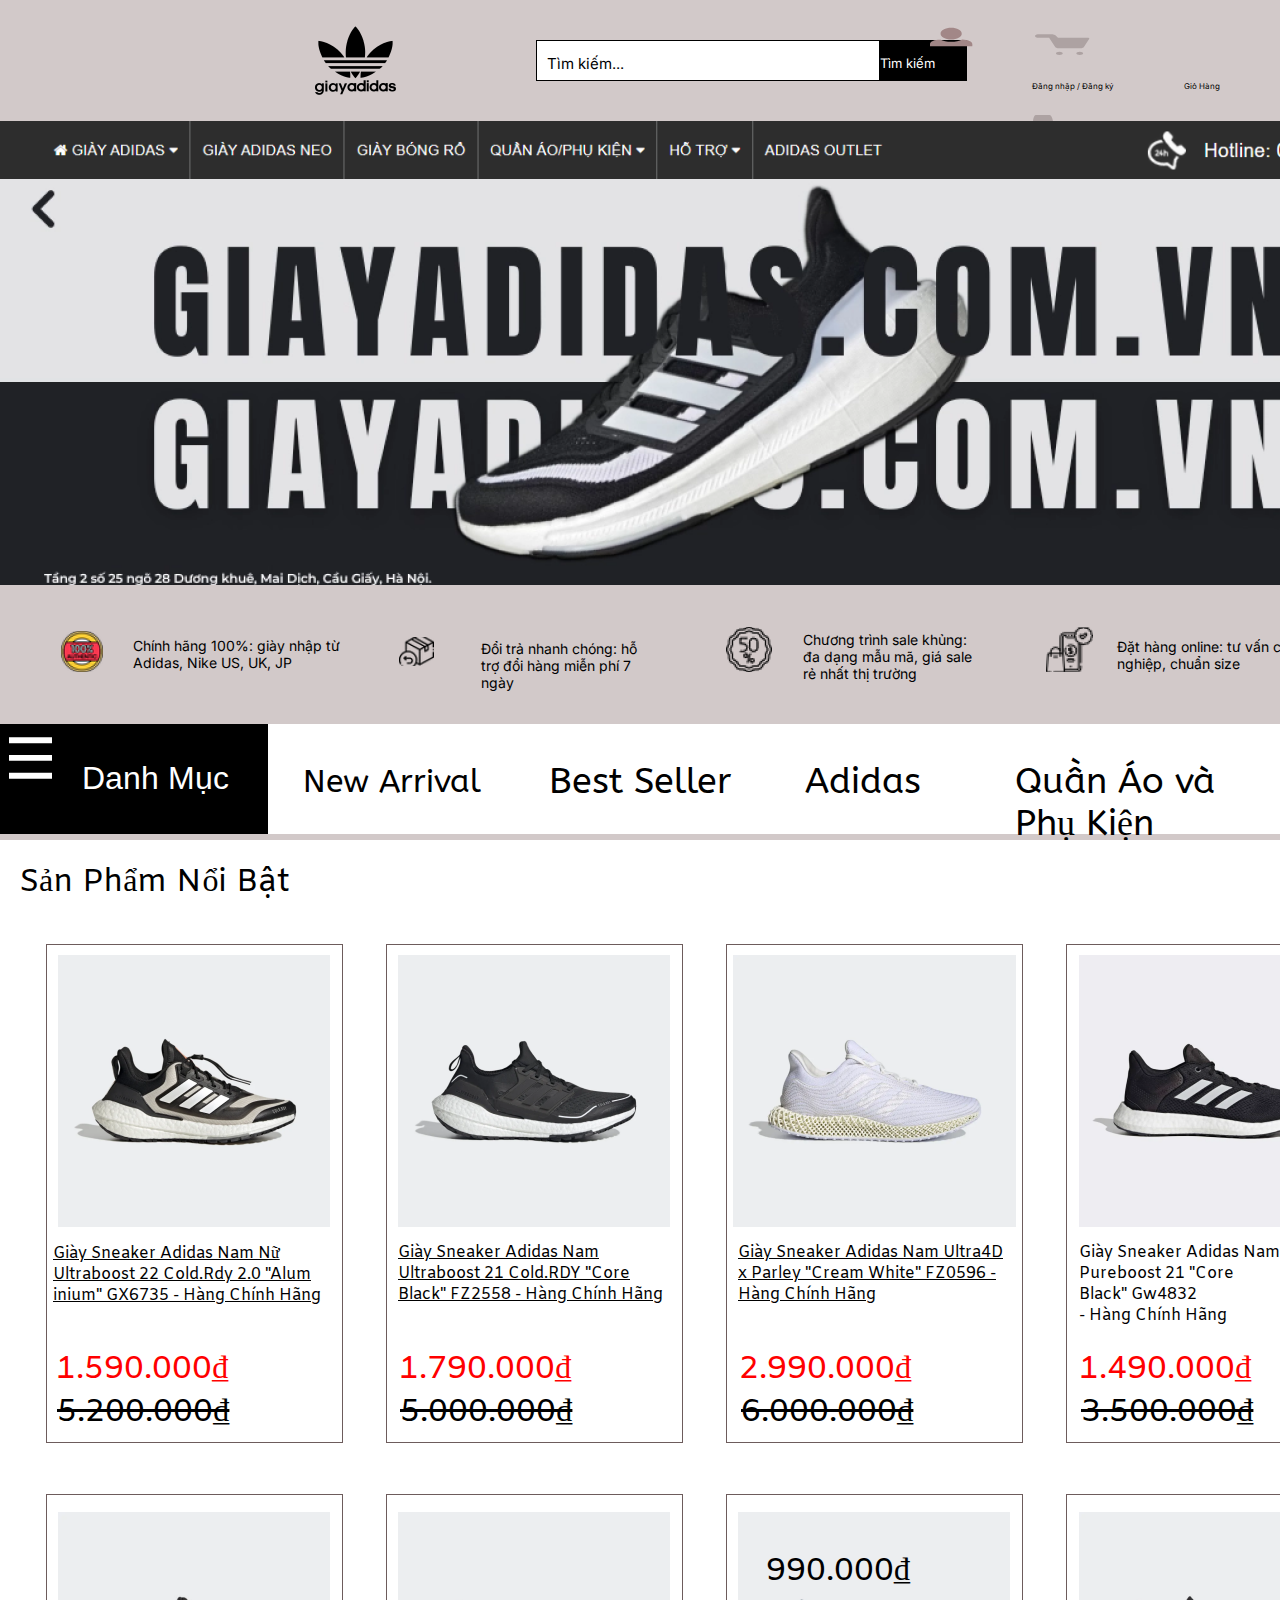
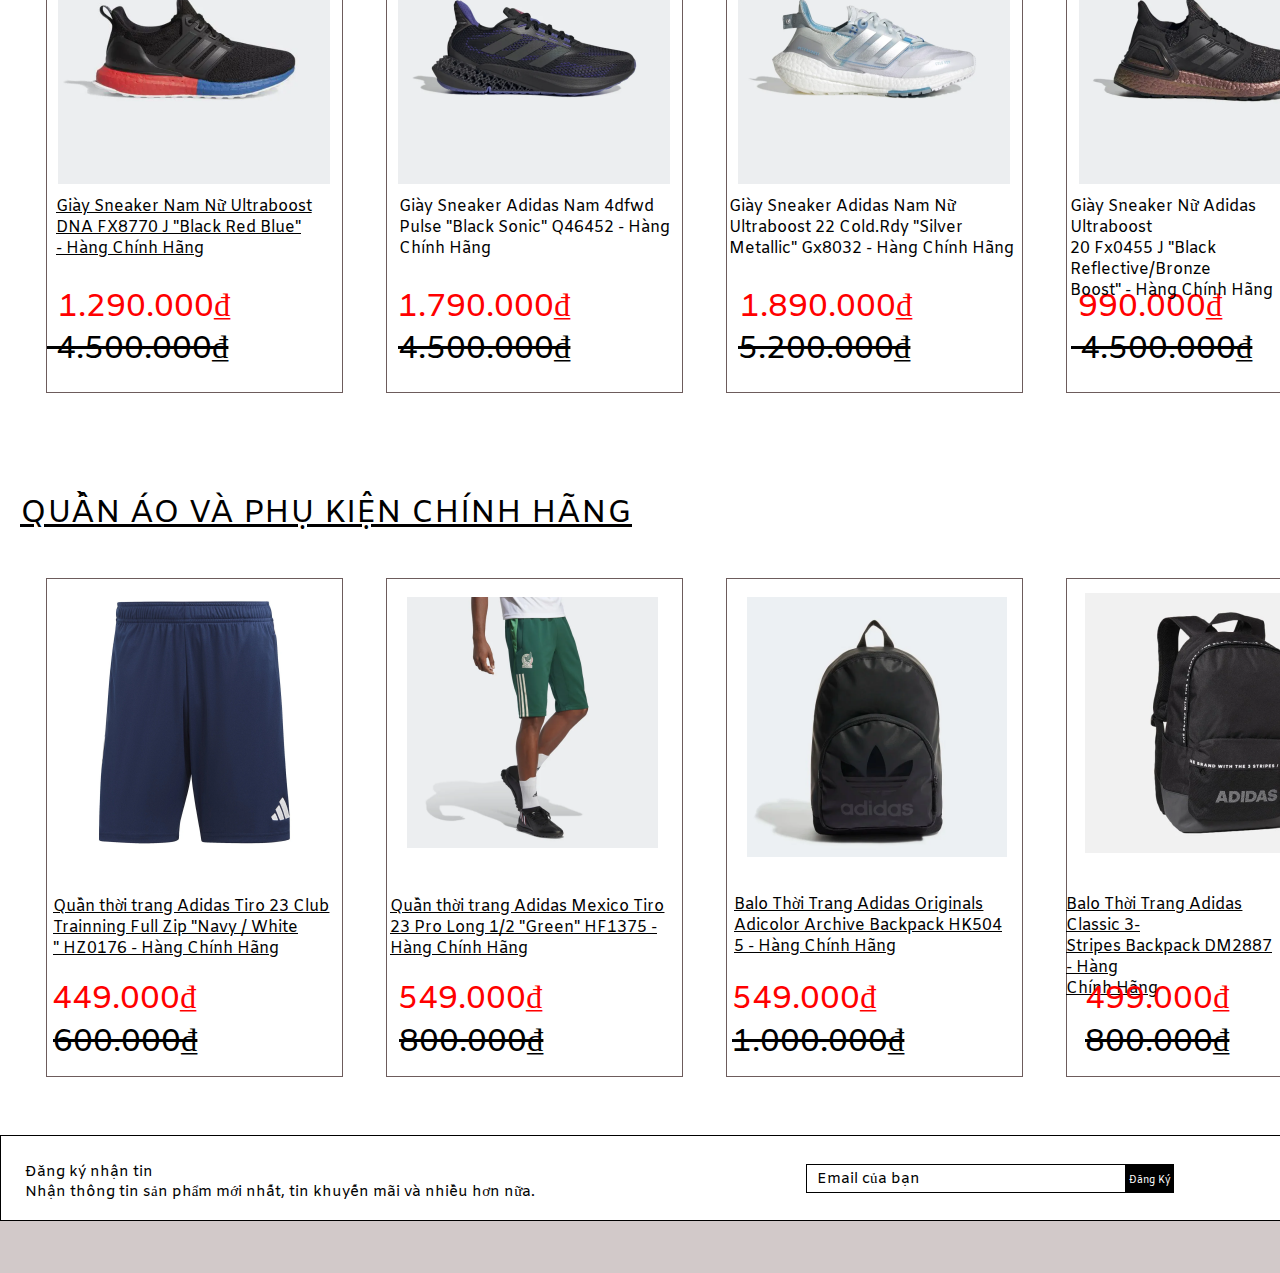
<file: index.html>
<!DOCTYPE html><html><head><meta charset="utf-8"><meta name="viewport" content="initial-scale=1, width=device-width"><link rel="stylesheet" href="desktop-2.9168e1c2.css"><link rel="stylesheet" href="index.967ee8b3.css"><link rel="stylesheet" href="https://fonts.googleapis.com/css2?family=Inter:wght@400;700&display=swap"><link rel="stylesheet" href="https://fonts.googleapis.com/css2?family=Arimo:wght@400&display=swap"><link rel="stylesheet" href="https://fonts.googleapis.com/css2?family=ABeeZee:wght@400&display=swap"><link rel="stylesheet" href="https://fonts.googleapis.com/css2?family=Amiko:wght@400&display=swap"><link rel="stylesheet" href="https://fonts.googleapis.com/css2?family=Bakbak One:wght@400&display=swap"><link rel="stylesheet" href="https://fonts.googleapis.com/css2?family=Roboto:wght@400&display=swap"></head><body> <div class="desktop-1"> <img class="logo-1-icon" alt src="logo-1@2x.95c67056.png"> <div class="desktop-1-child"></div> <div class="desktop-1-item"></div> <div class="tm-kim">Tìm kiếm</div> <div class="tm-kim1"> <p class="giy-sneaker-adidas">Tìm kiếm...</p> </div> <img class="icon-person" alt src="-icon-person.3bb37721.svg"> <div class="ng-nhp">Đăng nhập / Đăng ký</div> <img class="icon-cart" alt src="-icon-cart.fcdb7feb.svg"> <div class="gi-hng" id="giHngText">Giỏ Hàng</div> <img class="image-1-icon" alt src="image-1@2x.0f14ad31.png"> <img class="image-2-icon" alt src="image-2@2x.47111060.png"> <img class="privacy-1-image-1-icon" alt src="privacy-1-image-1@2x.b0660b87.png"> <img class="privacy-2-image-1-icon" alt src="privacy-2-image-1@2x.af535d7f.png"> <img class="privacy-3-image-1-icon" alt src="privacy-3-image-1@2x.b55c96f4.png"> <img class="privacy-4-image-1-icon" alt src="privacy-4-image-1@2x.066514c4.png"> <div class="chnh-hng-100"> Chính hãng 100%: giày nhập từ Adidas, Nike US, UK, JP </div> <div class="i-tr-nhanh"> Đổi trả nhanh chóng: hỗ trợ đổi hàng miễn phí 7 ngày </div> <div class="chng-trnh-sale"> Chương trình sale khủng: đa dạng mẫu mã, giá sale rẻ nhất thị trường </div> <div class="t-hng-online"> Đặt hàng online: tư vấn chuyên nghiệp, chuẩn size </div> <div class="desktop-1-inner"></div> <div class="rectangle-div"></div> <div class="danh-mc">Danh Mục</div> <div class="qun-o-v">Quần Áo và Phụ Kiện</div> <div class="adidas" id="adidasText">Adidas</div> <div class="best-seller">Best Seller</div> <div class="new-arrival">New Arrival</div> <img class="vector-icon" alt src="vector.1c5b33a9.svg"> <div class="desktop-1-child1"></div> <div class="sn-phm-ni">Sản Phẩm Nổi Bật</div> <div class="desktop-1-child2"></div> <div class="desktop-1-child2"></div> <div class="desktop-1-child4"></div> <div class="desktop-1-child5"></div> <div class="desktop-1-child6"></div> <div class="desktop-1-child7"></div> <div class="desktop-1-child8"></div> <div class="desktop-1-child9"></div> <div class="desktop-1-child10"></div> <img class="image-3-icon" alt src="image-3@2x.cca20c18.png"> <img class="image-4-icon" alt src="image-4@2x.0ef349ee.png"> <img class="image-5-icon" alt src="image-5@2x.b9d5a28e.png"> <img class="image-6-icon" alt src="image-6@2x.ab7b1f87.png"> <img class="image-7-icon" alt src="image-7@2x.320dafae.png"> <img class="image-8-icon" alt src="image-8@2x.9fe3f87d.png"> <img class="image-9-icon" alt src="image-9@2x.597c517b.png"> <img class="image-10-icon" alt src="image-10@2x.2c7a83d1.png"> <div class="giy-sneaker-adidas-container"> <p class="giy-sneaker-adidas">Giày Sneaker Adidas Nam Nữ</p> <p class="giy-sneaker-adidas">Ultraboost 22 Cold.Rdy "Silver</p> <p class="giy-sneaker-adidas">Metallic" Gx8032 - Hàng Chính Hãng</p> </div> <div class="giy-sneaker-adidas-container1"> <p class="giy-sneaker-adidas">Giày Sneaker Adidas Nam 4dfwd</p> <p class="giy-sneaker-adidas">Pulse "Black Sonic" Q46452 - Hàng</p> <p class="giy-sneaker-adidas">Chính Hãng</p> </div> <a class="giy-sneaker-nam-container" href="https://giayadidas.com.vn/fx8770" target="_blank"> <p class="giy-sneaker-adidas">Giày Sneaker Nam Nữ Ultraboost</p> <p class="giy-sneaker-adidas">DNA FX8770 J "Black Red Blue"</p> <p class="giy-sneaker-adidas">- Hàng Chính Hãng</p> </a> <div class="giy-sneaker-adidas-container2"> <p class="giy-sneaker-adidas">Giày Sneaker Adidas Nam</p> <p class="giy-sneaker-adidas">Pureboost 21 "Core Black" Gw4832</p> <p class="giy-sneaker-adidas">- Hàng Chính Hãng</p> </div> <a class="giy-sneaker-adidas-container3" href="https://giayadidas.com.vn/fz0596" target="_blank"> <p class="giy-sneaker-adidas">Giày Sneaker Adidas Nam Ultra4D</p> <p class="giy-sneaker-adidas">x Parley "Cream White" FZ0596 -</p> <p class="giy-sneaker-adidas">Hàng Chính Hãng</p> </a> <a class="giy-sneaker-adidas-container4" href="https://giayadidas.com.vn/fz2558" target="_blank"> <p class="giy-sneaker-adidas">Giày Sneaker Adidas Nam</p> <p class="giy-sneaker-adidas">Ultraboost 21 Cold.RDY "Core</p> <p class="giy-sneaker-adidas">Black" FZ2558 - Hàng Chính Hãng</p> </a> <div class="div">1.590.000₫</div> <div class="div1">990.000₫</div> <div class="div2">1.890.000₫</div> <div class="div3">1.790.000₫</div> <div class="div4">1.290.000₫</div> <div class="div5">1.490.000₫</div> <div class="div6">2.990.000₫</div> <div class="div7">1.790.000₫</div> <div class="giy-sneaker-n-container"> <p class="giy-sneaker-adidas">Giày Sneaker Nữ Adidas Ultraboost</p> <p class="giy-sneaker-adidas">20 Fx0455 J "Black Reflective/Bronze</p> <p class="giy-sneaker-adidas">Boost" - Hàng Chính Hãng</p> </div> <a class="giy-sneaker-adidas-container5" href="https://giayadidas.com.vn/gx6735" target="_blank"> <p class="giy-sneaker-adidas">Giày Sneaker Adidas Nam Nữ</p> <p class="giy-sneaker-adidas">Ultraboost 22 Cold.Rdy 2.0 "Alum</p> <p class="giy-sneaker-adidas">inium" GX6735 - Hàng Chính Hãng</p> </a> <div class="div8">5.200.000₫</div> <div class="div9"> 4.500.000₫</div> <div class="div10">5.200.000₫</div> <div class="div11">4.500.000₫</div> <div class="div12"> 4.500.000₫</div> <div class="div13">3.500.000₫</div> <div class="div14">6.000.000₫</div> <div class="div15">5.000.000₫</div> <div class="line-div"></div> <div class="desktop-1-child11"></div> <a class="qun-o-v1" href="https://giayadidas.com.vn/quan-ao-va-phu-kien" target="_blank">QUẦN ÁO VÀ PHỤ KIỆN CHÍNH HÃNG</a> <div class="div16">990.000₫</div> <div class="desktop-1-child12"></div> <div class="desktop-1-child12"></div> <div class="desktop-1-child14"></div> <div class="desktop-1-child15"></div> <div class="desktop-1-child16"></div> <img class="image-11-icon" alt src="image-11@2x.b73e9695.png"> <img class="image-14-icon" alt src="image-14@2x.4e07c8a0.png"> <a class="qun-thi-trang-container" href="https://giayadidas.com.vn/hz0176" target="_blank"> <p class="giy-sneaker-adidas">Quần thời trang Adidas Tiro 23 Club</p> <p class="giy-sneaker-adidas">Trainning Full Zip "Navy / White</p> <p class="giy-sneaker-adidas">" HZ0176 - Hàng Chính Hãng</p> </a> <a class="qun-thi-trang-container1" href="https://giayadidas.com.vn/hf1375" target="_blank"> <p class="giy-sneaker-adidas">Quần thời trang Adidas Mexico Tiro</p> <p class="giy-sneaker-adidas">23 Pro Long 1/2 "Green" HF1375 -</p> <p class="giy-sneaker-adidas">Hàng Chính Hãng</p> </a> <a class="balo-thi-trang-container" href="https://giayadidas.com.vn/hk5045" target="_blank"> <p class="giy-sneaker-adidas">Balo Thời Trang Adidas Originals</p> <p class="giy-sneaker-adidas">Adicolor Archive Backpack HK504</p> <p class="giy-sneaker-adidas">5 - Hàng Chính Hãng</p> </a> <a class="balo-thi-trang-container1" href="https://giayadidas.com.vn/dm2887" target="_blank"> <p class="giy-sneaker-adidas">Balo Thời Trang Adidas Classic 3-</p> <p class="giy-sneaker-adidas">Stripes Backpack DM2887 - Hàng</p> <p class="giy-sneaker-adidas">Chính Hãng</p> </a> <img class="image-12-icon" alt src="image-12@2x.fdb28cf2.png"> <img class="image-13-icon" alt src="image-13@2x.915c0d64.png"> <div class="div17">449.000₫</div> <div class="div18">549.000₫</div> <div class="div19">549.000₫</div> <div class="div20">499.000₫</div> <div class="div21">600.000₫</div> <div class="div22">800.000₫</div> <div class="div23">1.000.000₫</div> <div class="div24">800.000₫</div> <div class="desktop-1-child17"></div> <div class="desktop-1-child18"></div> <div class="desktop-1-child19"></div> <div class="email-ca-bn">Email của bạn</div> <div class="ng-k">Đăng Ký</div> <div class="ng-k-nhn-container"> <p class="giy-sneaker-adidas">Đăng ký nhận tin</p> <p class="giy-sneaker-adidas"> Nhận thông tin sản phẩm mới nhất, tin khuyến mãi và nhiều hơn nữa. </p> </div> <img class="icon-cart1" alt src="-icon-cart1.c7dfdf48.svg"> <img class="icon-person1" alt src="-icon-person1.637206ab.svg"> </div> <script>var e=document.getElementById("giHngText");e&&e.addEventListener("click",function(e){window.location.href="./desktop-4.html"});var t=document.getElementById("adidasText");t&&t.addEventListener("click",function(e){window.location.href="./desktop-5.html"});</script> </body></html>
</file>
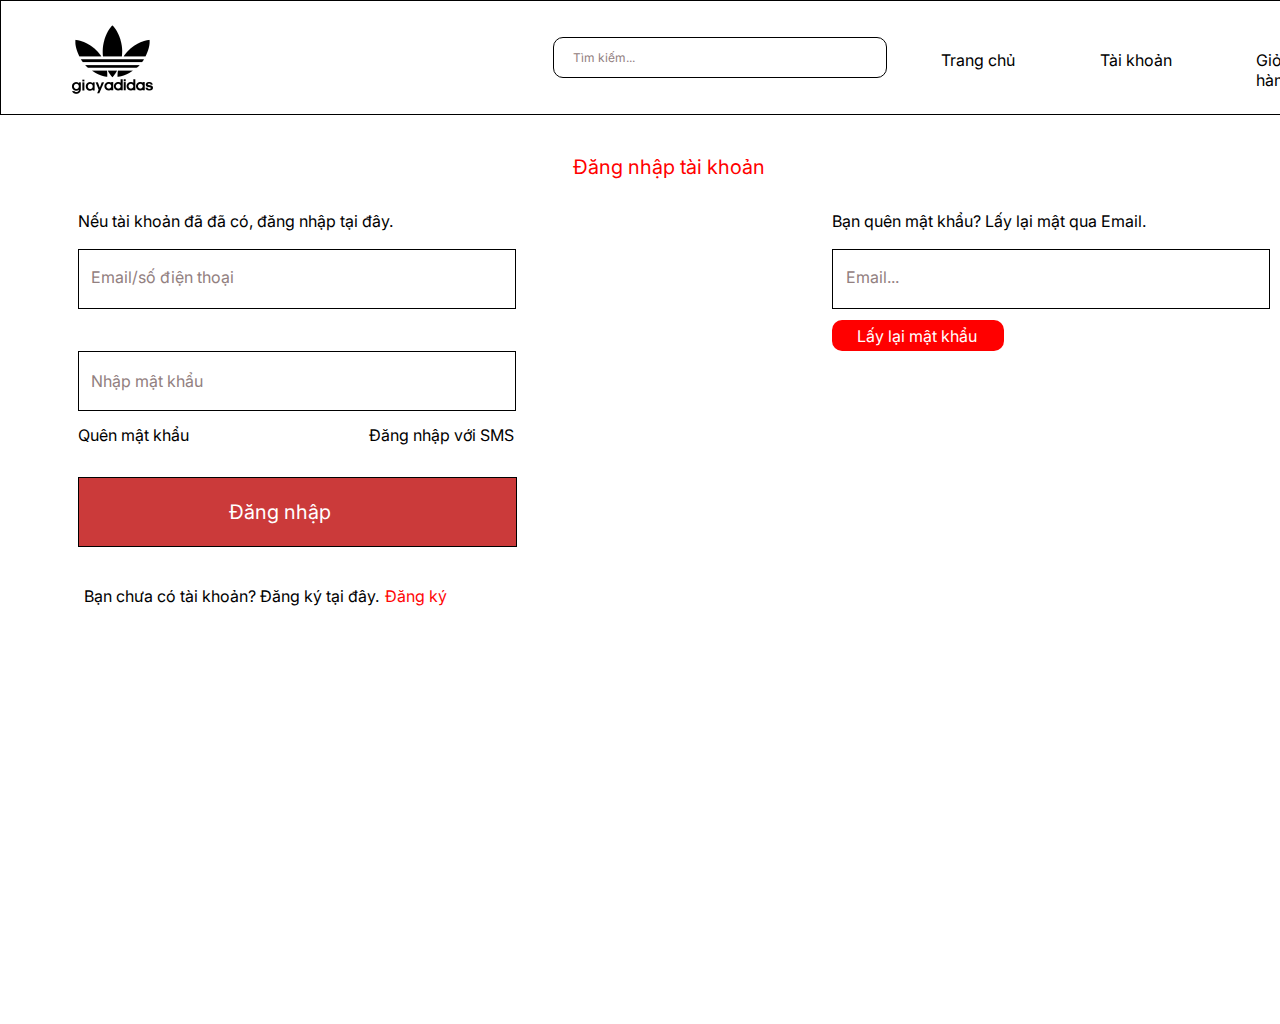
<file: desktop-2.html>
<!DOCTYPE html><html><head><meta charset="utf-8"><meta name="viewport" content="initial-scale=1, width=device-width"><link rel="stylesheet" href="desktop-2.9168e1c2.css"><link rel="stylesheet" href="desktop-2.af509a7b.css"><link rel="stylesheet" href="https://fonts.googleapis.com/css2?family=Inter:wght@400;700&display=swap"><link rel="stylesheet" href="https://fonts.googleapis.com/css2?family=Arimo:wght@400&display=swap"><link rel="stylesheet" href="https://fonts.googleapis.com/css2?family=ABeeZee:wght@400&display=swap"><link rel="stylesheet" href="https://fonts.googleapis.com/css2?family=Amiko:wght@400&display=swap"><link rel="stylesheet" href="https://fonts.googleapis.com/css2?family=Bakbak One:wght@400&display=swap"><link rel="stylesheet" href="https://fonts.googleapis.com/css2?family=Roboto:wght@400&display=swap"></head><body> <div class="desktop-2"> <div class="desktop-2-child"></div> <div class="desktop-2-item"></div> <div class="tm-kim3">Tìm kiếm...</div> <div class="ng-nhp-ti">Đăng nhập tài khoản</div> <div class="desktop-2-inner"></div> <div class="desktop-2-child1"></div> <div class="desktop-2-child2"></div> <div class="emails-in-thoi">Email/số điện thoại</div> <div class="nhp-mt-khu">Nhập mật khẩu</div> <div class="qun-mt-khu">Quên mật khẩu</div> <div class="ng-nhp-vi">Đăng nhập với SMS</div> <div class="desktop-2-child3"></div> <div class="ng-nhp1">Đăng nhập</div> <div class="nu-ti-khon">Nếu tài khoản đã đã có, đăng nhập tại đây.</div> <div class="bn-qun-mt">Bạn quên mật khẩu? Lấy lại mật qua Email.</div> <div class="email">Email...</div> <div class="desktop-2-child4"></div> <div class="ly-li-mt">Lấy lại mật khẩu</div> <div class="bn-cha-c">Bạn chưa có tài khoản? Đăng ký tại đây.</div> <div class="ng-k1" id="ngKText">Đăng ký</div> <div class="trang-ch" id="trangChText">Trang chủ</div> <div class="ti-khon">Tài khoản</div> <div class="gi-hng1">Giỏ hàng</div> <img class="logo-4-icon" alt src="logo-1@2x.95c67056.png"> </div> <script>var t=document.getElementById("ngKText");t&&t.addEventListener("click",function(t){window.location.href="./desktop-3.html"});var e=document.getElementById("trangChText");e&&e.addEventListener("click",function(t){window.location.href="./desktop1.html"});</script> </body></html>
</file>
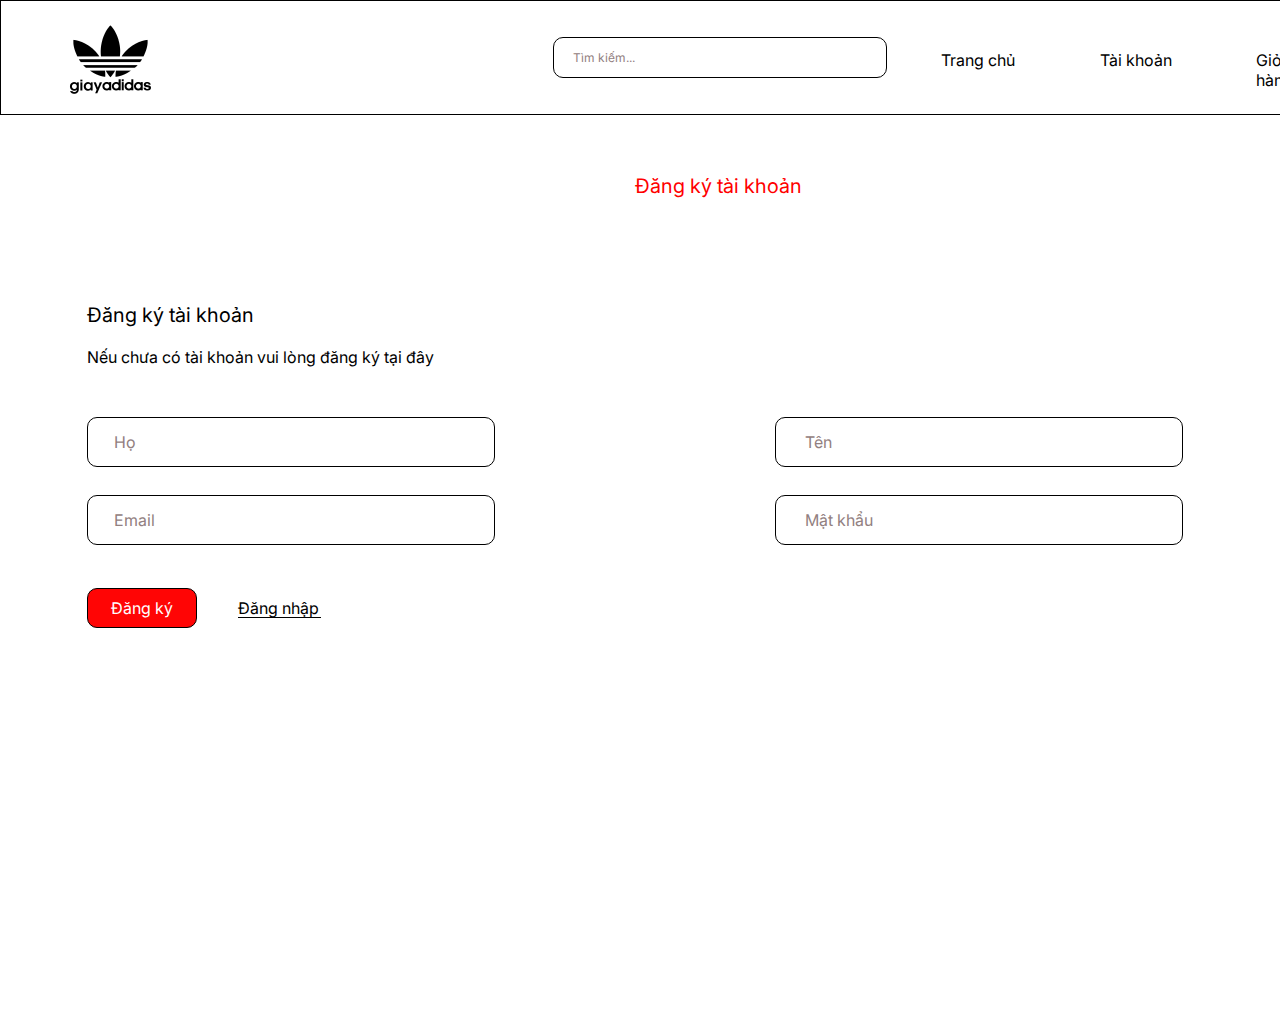
<file: desktop-3.html>
<!DOCTYPE html><html><head><meta charset="utf-8"><meta name="viewport" content="initial-scale=1, width=device-width"><link rel="stylesheet" href="desktop-2.9168e1c2.css"><link rel="stylesheet" href="desktop-3.1095c956.css"><link rel="stylesheet" href="https://fonts.googleapis.com/css2?family=Inter:wght@400;700&display=swap"><link rel="stylesheet" href="https://fonts.googleapis.com/css2?family=Arimo:wght@400&display=swap"><link rel="stylesheet" href="https://fonts.googleapis.com/css2?family=ABeeZee:wght@400&display=swap"><link rel="stylesheet" href="https://fonts.googleapis.com/css2?family=Amiko:wght@400&display=swap"><link rel="stylesheet" href="https://fonts.googleapis.com/css2?family=Bakbak One:wght@400&display=swap"><link rel="stylesheet" href="https://fonts.googleapis.com/css2?family=Roboto:wght@400&display=swap"></head><body> <div class="desktop-3"> <div class="desktop-3-child"></div> <div class="desktop-3-item"></div> <div class="tm-kim4">Tìm kiếm...</div> <div class="trang-ch1" id="trangChText">Trang chủ</div> <div class="ti-khon1">Tài khoản</div> <div class="gi-hng2">Giỏ hàng</div> <div class="ng-k-ti">Đăng ký tài khoản</div> <div class="ng-k-ti1">Đăng ký tài khoản</div> <div class="nu-cha-c">Nếu chưa có tài khoản vui lòng đăng ký tại đây</div> <div class="desktop-3-inner"></div> <div class="desktop-3-child1"></div> <div class="desktop-3-child2"></div> <div class="desktop-3-child3"></div> <div class="h">Họ</div> <div class="tn">Tên</div> <div class="email1">Email</div> <div class="mt-khu">Mật khẩu</div> <div class="desktop-3-child4"></div> <div class="ng-k2">Đăng ký</div> <div class="ng-nhp2" id="ngNhpText">Đăng nhập</div> <div class="desktop-3-child5"></div> <img class="logo-3-icon" alt src="logo-1@2x.95c67056.png"> </div> <script>var t=document.getElementById("trangChText");t&&t.addEventListener("click",function(t){window.location.href="./desktop1.html"});var e=document.getElementById("ngNhpText");e&&e.addEventListener("click",function(t){window.location.href="./desktop-2.html"});</script> </body></html>
</file>
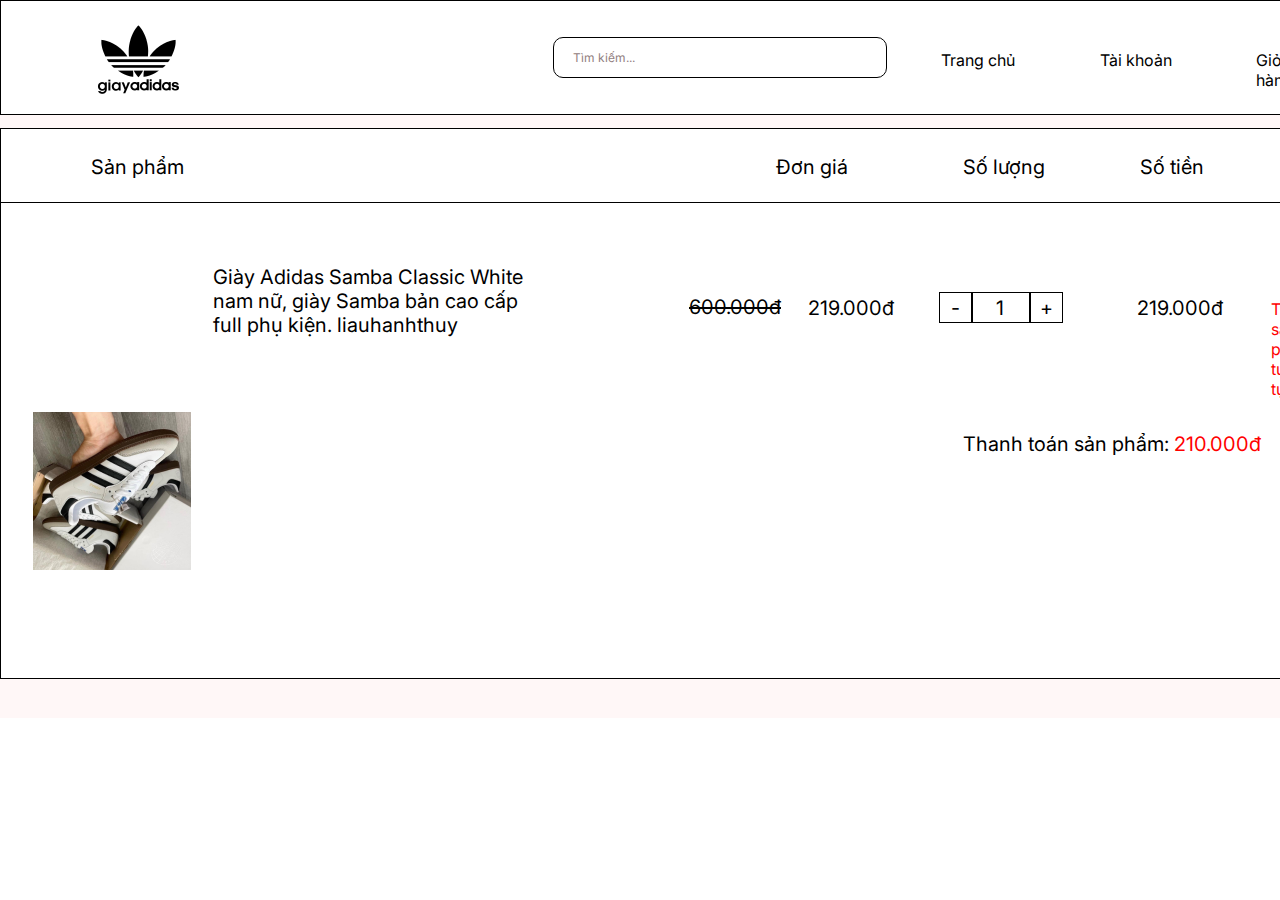
<file: desktop-4.html>
<!DOCTYPE html><html><head><meta charset="utf-8"><meta name="viewport" content="initial-scale=1, width=device-width"><link rel="stylesheet" href="desktop-2.9168e1c2.css"><link rel="stylesheet" href="desktop-4.c41660c0.css"><link rel="stylesheet" href="https://fonts.googleapis.com/css2?family=Inter:wght@400;700&display=swap"><link rel="stylesheet" href="https://fonts.googleapis.com/css2?family=Arimo:wght@400&display=swap"><link rel="stylesheet" href="https://fonts.googleapis.com/css2?family=ABeeZee:wght@400&display=swap"><link rel="stylesheet" href="https://fonts.googleapis.com/css2?family=Amiko:wght@400&display=swap"><link rel="stylesheet" href="https://fonts.googleapis.com/css2?family=Bakbak One:wght@400&display=swap"><link rel="stylesheet" href="https://fonts.googleapis.com/css2?family=Roboto:wght@400&display=swap"></head><body> <div class="desktop-4"> <div class="desktop-4-child"></div> <div class="desktop-4-item"></div> <div class="tm-kim5">Tìm kiếm...</div> <div class="trang-ch2">Trang chủ</div> <div class="ti-khon2">Tài khoản</div> <div class="gi-hng3">Giỏ hàng</div> <div class="desktop-4-inner"></div> <div class="sn-phm">Sản phẩm</div> <div class="n-gi">Đơn giá</div> <div class="s-lng">Số lượng</div> <div class="s-tin">Số tiền</div> <div class="thao-tc">Thao tác</div> <div class="desktop-4-child1"></div> <img class="vn-11134207-7r98o-lsofpvbddh38-icon" alt src="vn111342077r98olsofpvbddh3895-1@2x.ef2f0585.png"> <div class="giy-adidas-samba-container"> <p class="giy-adidas-samba">Giày Adidas Samba Classic White</p> <p class="giy-adidas-samba">nam nữ, giày Samba bản cao cấp</p> <p class="giy-adidas-samba">full phụ kiện. liauhanhthuy</p> </div> <div class="div25">219.000đ</div> <div class="div26">219.000đ</div> <div class="xa">Xóa</div> <div class="desktop-4-child2"></div> <div class="desktop-4-child3"></div> <div class="desktop-4-child4"></div> <div class="div27">-</div> <div class="div28">1</div> <div class="div29"> <p class="giy-adidas-samba">&nbsp;</p> <p class="giy-adidas-samba">+</p> </div> <div class="tm-sn-phm-container"> <p class="giy-adidas-samba">Tìm sản phẩm</p> <p class="tng-t">tương tự</p> </div> <div class="div30">600.000đ</div> <div class="thanh-ton-sn-container"> <span>Thanh toán sản phẩm: </span> <span class="span">210.000đ</span> </div> <div class="desktop-4-child5"></div> <div class="mua-ngay">Mua ngay</div> <img class="logo-2-icon" alt src="logo-1@2x.95c67056.png" id="logo2Image"> </div> <script>var e=document.getElementById("logo2Image");e&&e.addEventListener("click",function(e){window.location.href="./desktop1.html"});</script> </body></html>
</file>
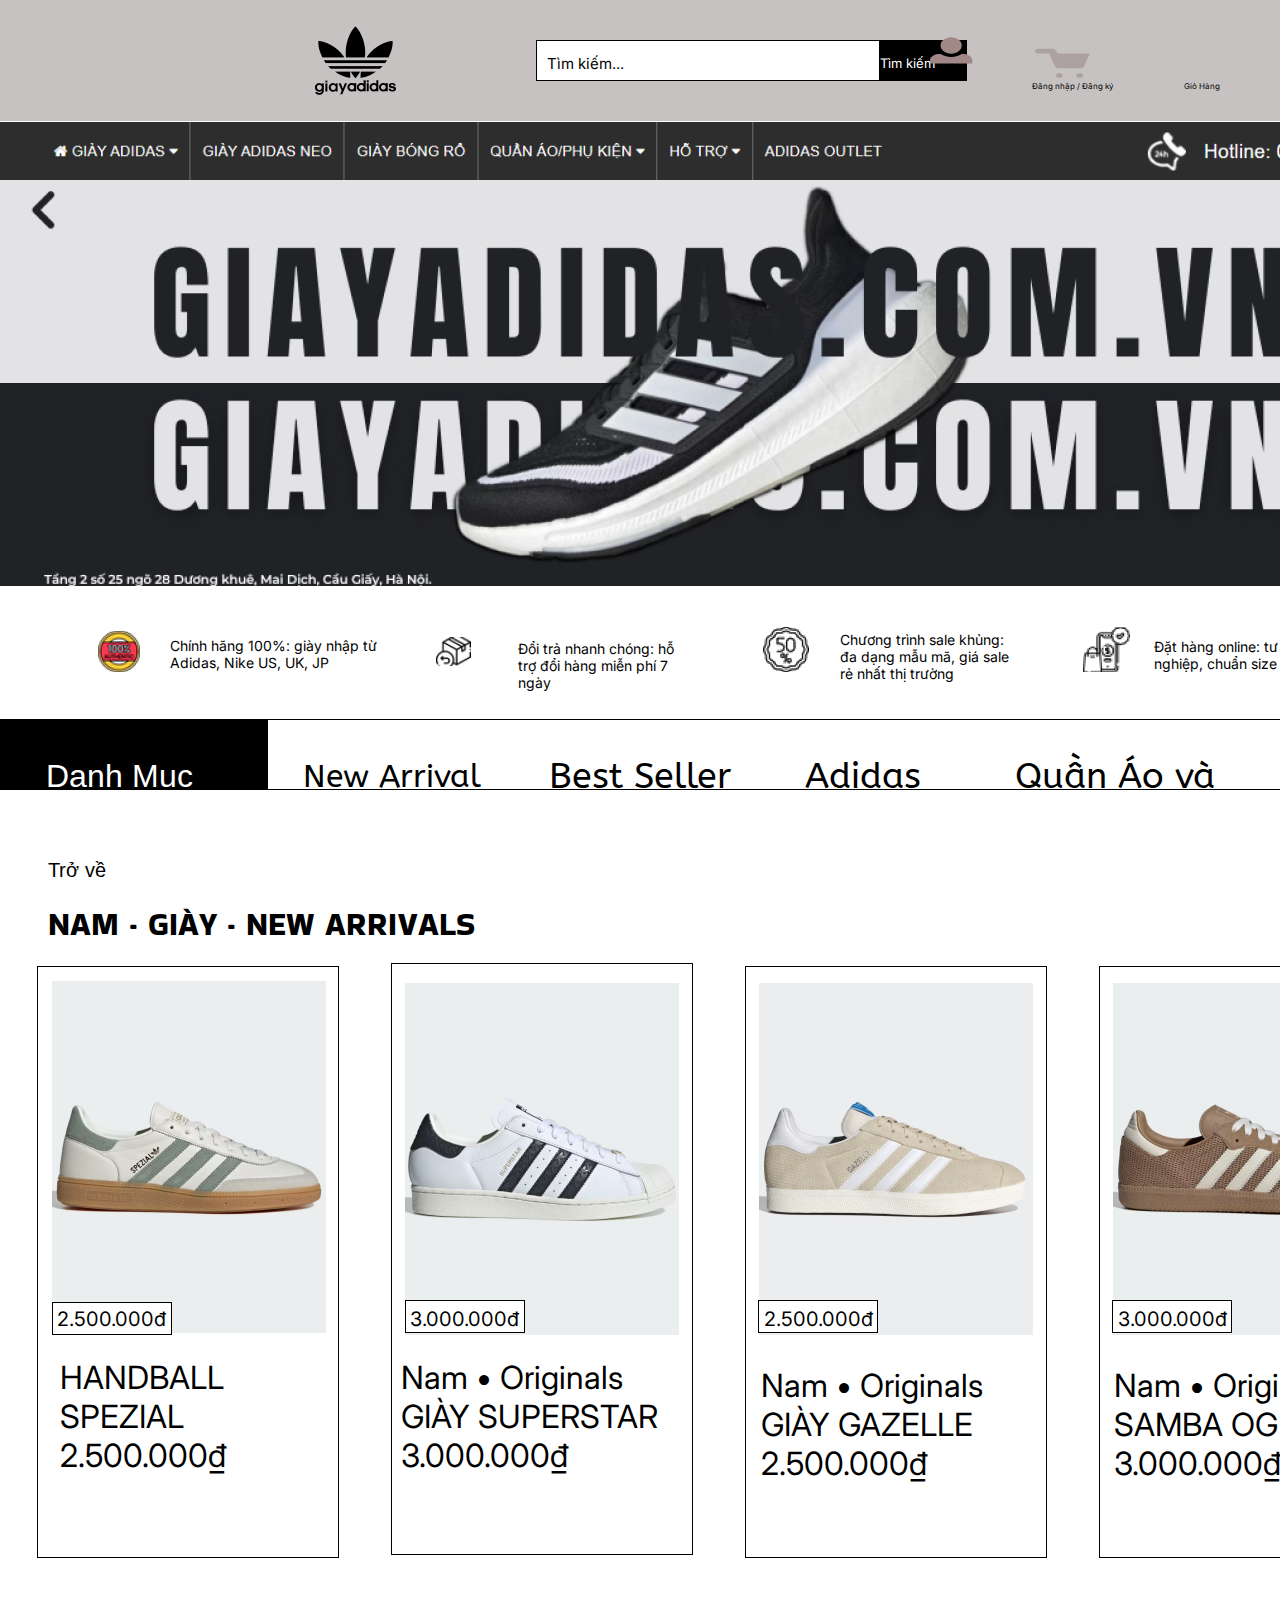
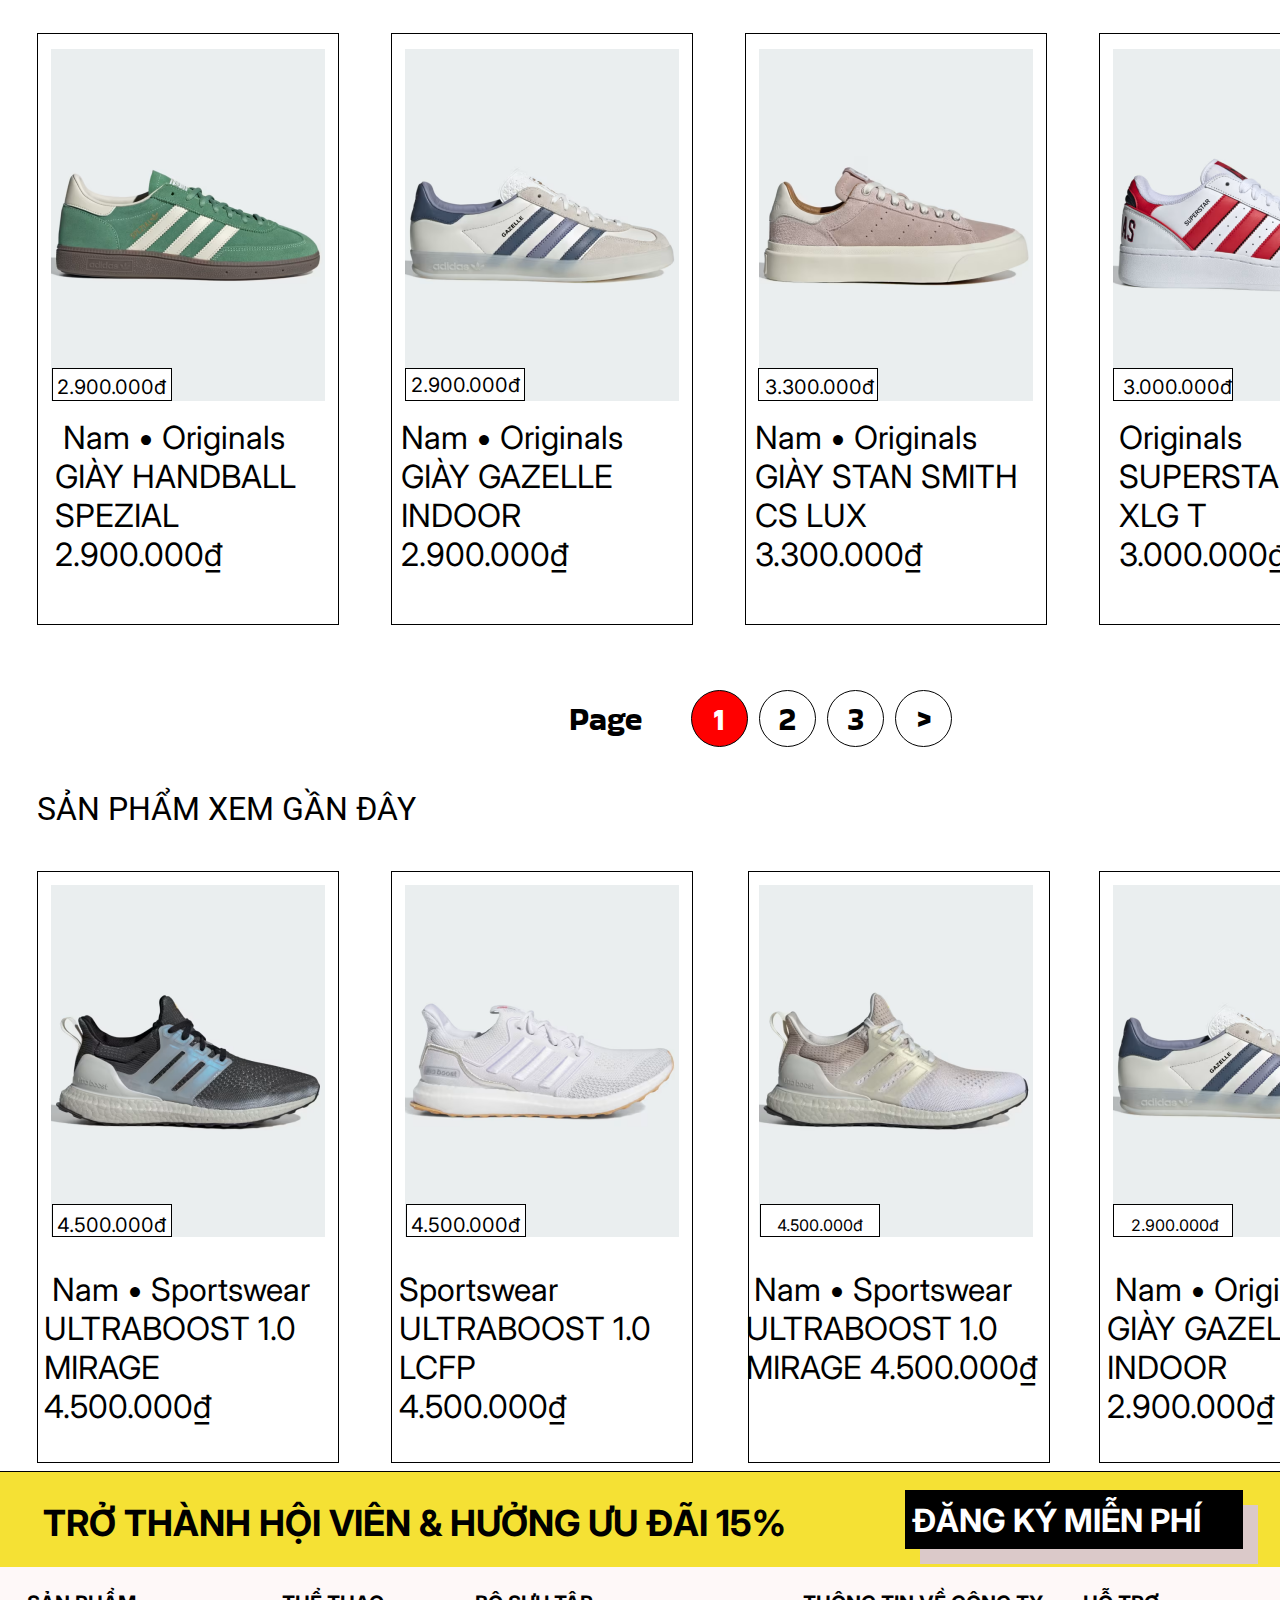
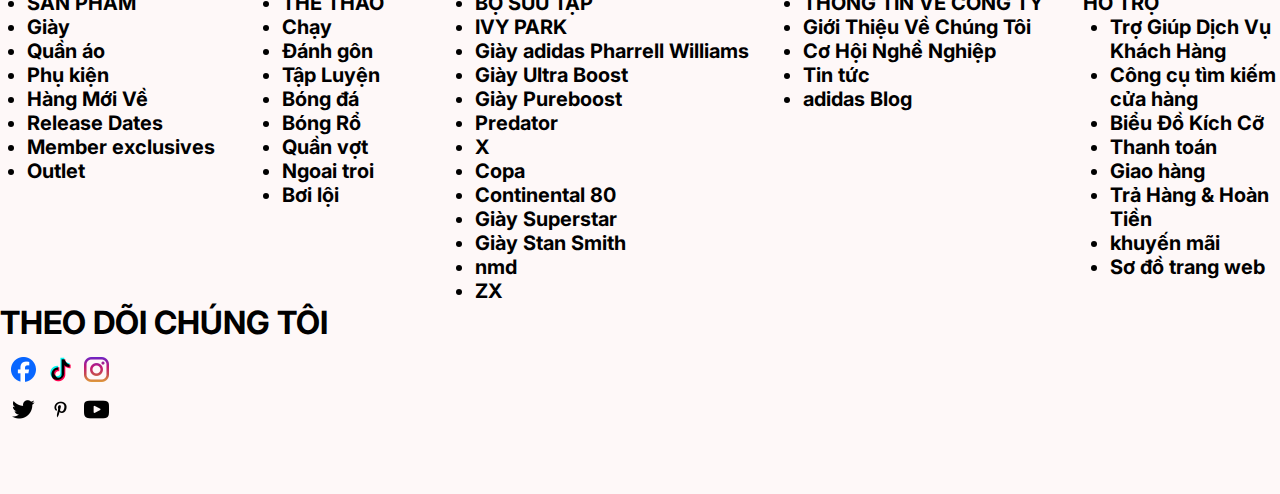
<file: desktop-5.html>
<!DOCTYPE html><html><head><meta charset="utf-8"><meta name="viewport" content="initial-scale=1, width=device-width"><link rel="stylesheet" href="desktop-2.9168e1c2.css"><link rel="stylesheet" href="desktop-5.095dfbe8.css"><link rel="stylesheet" href="https://fonts.googleapis.com/css2?family=Inter:wght@400;700&display=swap"><link rel="stylesheet" href="https://fonts.googleapis.com/css2?family=Arimo:wght@400&display=swap"><link rel="stylesheet" href="https://fonts.googleapis.com/css2?family=ABeeZee:wght@400&display=swap"><link rel="stylesheet" href="https://fonts.googleapis.com/css2?family=Amiko:wght@400&display=swap"><link rel="stylesheet" href="https://fonts.googleapis.com/css2?family=Bakbak One:wght@400&display=swap"><link rel="stylesheet" href="https://fonts.googleapis.com/css2?family=Roboto:wght@400&display=swap"></head><body> <div class="desktop-5"> <div class="desktop-5-child"></div> <img class="logo-1-icon1" alt src="logo-1@2x.95c67056.png" id="logo1Image"> <div class="desktop-5-item"></div> <div class="desktop-5-inner"></div> <div class="tm-kim6">Tìm kiếm</div> <div class="tm-kim7"> <p class="nam-originals">Tìm kiếm...</p> </div> <div class="ng-nhp3">Đăng nhập / Đăng ký</div> <div class="gi-hng4">Giỏ Hàng</div> <img class="icon-cart2" alt src="-icon-cart2.7f36f37e.svg"> <img class="icon-person2" alt src="-icon-person2.4944b6d3.svg"> <img class="image-1-icon1" alt src="image-15@2x.e99ba110.png"> <img class="image-2-icon1" alt src="image-2@2x.47111060.png"> <div class="desktop-5-child1"></div> <img class="privacy-1-image-1-icon1" alt src="privacy-1-image-1@2x.b0660b87.png"> <img class="privacy-2-image-1-icon1" alt src="privacy-2-image-1@2x.af535d7f.png"> <div class="danh-mc1">Danh Mục</div> <img class="privacy-3-image-1-icon1" alt src="privacy-3-image-1@2x.b55c96f4.png"> <img class="privacy-4-image-1-icon1" alt src="privacy-4-image-1@2x.066514c4.png"> <div class="chnh-hng-1001"> Chính hãng 100%: giày nhập từ Adidas, Nike US, UK, JP </div> <div class="i-tr-nhanh1"> Đổi trả nhanh chóng: hỗ trợ đổi hàng miễn phí 7 ngày </div> <div class="chng-trnh-sale1"> Chương trình sale khủng: đa dạng mẫu mã, giá sale rẻ nhất thị trường </div> <div class="t-hng-online1"> Đặt hàng online: tư vấn chuyên nghiệp, chuẩn size </div> <div class="desktop-5-child2"></div> <div class="best-seller1">Best Seller</div> <div class="new-arrival1">New Arrival</div> <div class="desktop-5-child3"></div> <div class="qun-o-v2">Quần Áo và Phụ Kiện</div> <div class="adidas1">Adidas</div> <div class="danh-mc2">Danh Mục</div> <div class="desktop-5-child4"></div> <div class="tr-v">Trở về</div> <div class="nam-giy-new-arrivals">NAM · GIÀY · NEW ARRIVALS</div> <div class="desktop-5-child5"></div> <div class="desktop-5-child6"></div> <div class="div31">2.400.000đ</div> <div class="div31">2.400.000đ</div> <div class="desktop-5-child7"></div> <div class="desktop-5-child8"></div> <div class="desktop-5-child9"></div> <div class="desktop-5-child10"></div> <div class="desktop-5-child11"></div> <div class="desktop-5-child12"></div> <div class="desktop-5-child13"></div> <div class="desktop-5-child14"></div> <div class="desktop-5-child15"></div> <div class="desktop-5-child16"></div> <img class="image-16-icon" alt src="image-16@2x.a8627456.png"> <img class="image-17-icon" alt src="image-17@2x.11a6c414.png"> <img class="image-18-icon" alt src="image-18@2x.639064cb.png"> <img class="image-19-icon" alt src="image-19@2x.8c74adb0.png"> <img class="image-20-icon" alt src="image-20@2x.dae4fc7e.png"> <img class="image-26-icon" alt src="image-20@2x.dae4fc7e.png"> <img class="image-21-icon" alt src="image-21@2x.b23cf4e8.png"> <img class="image-22-icon" alt src="image-22@2x.8ab80140.png"> <div class="page">Page</div> <div class="ellipse-div"></div> <div class="desktop-5-child17"></div> <div class="desktop-5-child18"></div> <div class="desktop-5-child19"></div> <div class="div33">1</div> <div class="div34">2</div> <div class="div35">3</div> <div class="div36">&gt;</div> <div class="sn-phm-xem">SẢN PHẨM XEM GẦN ĐÂY</div> <img class="image-23-icon" alt src="image-23@2x.476c592c.png"> <img class="image-24-icon" alt src="image-24@2x.a48d2b66.png"> <img class="image-25-icon" alt src="image-25@2x.22d0f0b2.png" id="image25"> <img class="image-15-icon" alt src="image-151@2x.309f89cf.png"> <div class="desktop-5-child20"></div> <div class="text"></div> <div class="desktop-5-child21"></div> <div class="desktop-5-child22"></div> <div class="desktop-5-child23"></div> <div class="desktop-5-child24"></div> <div class="desktop-5-child25"></div> <div class="desktop-5-child26"></div> <div class="desktop-5-child27"></div> <div class="desktop-5-child28"></div> <div class="desktop-5-child29"></div> <div class="desktop-5-child30"></div> <div class="desktop-5-child31"></div> <div class="div37">3.000.000đ</div> <div class="div38">2.500.000đ</div> <div class="div39">2.500.000đ</div> <div class="div40">3.000.000đ</div> <div class="div41">4.500.000đ</div> <div class="div42">4.500.000đ</div> <div class="div43">4.500.000đ</div> <div class="div44">2.900.000đ</div> <div class="div45">2.900.000đ</div> <div class="div46">3.300.000đ</div> <div class="div47">3.000.000đ</div> <div class="div48">2.900.000đ</div> <div class="nam-originals-container"> <p class="nam-originals">Nam • Originals</p> <p class="nam-originals">GIÀY SUPERSTAR</p> <p class="nam-originals">3.000.000₫</p> </div> <div class="handball-spezial-2500000-container"> <p class="nam-originals">HANDBALL SPEZIAL</p> <p class="nam-originals">2.500.000₫</p> </div> <div class="nam-originals1">Nam • Originals GIÀY GAZELLE 2.500.000₫</div> <div class="nam-originals2">Nam • Originals GIÀY SAMBA OG 3.000.000₫</div> <div class="nam-originals3"> Nam • Originals GIÀY HANDBALL SPEZIAL 2.900.000₫ </div> <div class="nam-originals-container1"> <p class="nam-originals">Nam • Originals</p> <p class="nam-originals">GIÀY STAN SMITH CS LUX</p> <p class="nam-originals">3.300.000₫</p> </div> <div class="nam-originals5"> Nam • Originals GIÀY GAZELLE INDOOR 2.900.000₫ </div> <div class="originals-superstar-xlg"> Originals SUPERSTAR XLG T 3.000.000₫ </div> <div class="nam-sportswear"> Nam • Sportswear ULTRABOOST 1.0 MIRAGE 4.500.000₫ </div> <div class="sportswear-ultraboost-10-container"> <p class="nam-originals">Sportswear</p> <p class="nam-originals">ULTRABOOST 1.0 LCFP</p> <p class="nam-originals">4.500.000₫</p> </div> <div class="nam-sportswear1"> Nam • Sportswear ULTRABOOST 1.0 MIRAGE 4.500.000₫ </div> <div class="nam-originals6"> Nam • Originals GIÀY GAZELLE INDOOR 2.900.000₫ </div> <div class="desktop-5-child32"></div> <div class="desktop-5-child33"></div> <div class="desktop-5-child34"></div> <b class="tr-thnh-hi">TRỞ THÀNH HỘI VIÊN & HƯỞNG ƯU ĐÃI 15%</b> <b class="ng-k-min">ĐĂNG KÝ MIỄN PHÍ</b> <b class="sn-phm-giy-container"> <ul class="sn-phm-giy-qun-o-ph-kin"> <li class="giy">SẢN PHẨM</li> <li class="giy">Giày</li> <li class="giy">Quần áo</li> <li class="giy">Phụ kiện</li> <li class="giy">Hàng Mới Về</li> <li class="giy">Release Dates</li> <li class="giy">Member exclusives</li> <li>Outlet</li> </ul> </b> <b class="th-thao-chy-container"> <ul class="sn-phm-giy-qun-o-ph-kin"> <li class="giy">THỂ THAO</li> <li class="giy">Chạy</li> <li class="giy">Đánh gôn</li> <li class="giy">Tập Luyện</li> <li class="giy">Bóng đá</li> <li class="giy">Bóng Rổ</li> <li class="giy">Quần vợt</li> <li class="giy">Ngoai troi</li> <li>Bơi lội</li> </ul> </b> <b class="b-su-tp-container"> <ul class="sn-phm-giy-qun-o-ph-kin"> <li class="giy">BỘ SƯU TẬP</li> <li class="giy">IVY PARK</li> <li class="giy">Giày adidas Pharrell Williams</li> <li class="giy">Giày Ultra Boost</li> <li class="giy">Giày Pureboost</li> <li class="giy">Predator</li> <li class="giy">X</li> <li class="giy">Copa</li> <li class="giy">Continental 80</li> <li class="giy">Giày Superstar</li> <li class="giy">Giày Stan Smith</li> <li class="giy">nmd</li> <li>ZX</li> </ul> </b> <b class="thng-tin-v-container"> <ul class="sn-phm-giy-qun-o-ph-kin"> <li class="giy">THÔNG TIN VỀ CÔNG TY</li> <li class="giy">Giới Thiệu Về Chúng Tôi</li> <li class="giy">Cơ Hội Nghề Nghiệp</li> <li class="giy">Tin tức</li> <li>adidas Blog</li> </ul> </b> <b class="h-tr-tr-container"> <p class="nam-originals">HỖ TRỢ</p> <ul class="sn-phm-giy-qun-o-ph-kin"> <li class="giy">Trợ Giúp Dịch Vụ Khách Hàng</li> <li class="giy">Công cụ tìm kiếm cửa hàng</li> <li class="giy">Biểu Đồ Kích Cỡ</li> <li class="giy">Thanh toán</li> <li class="giy">Giao hàng</li> <li class="giy">Trả Hàng & Hoàn Tiền</li> <li class="giy">khuyến mãi</li> <li>Sơ đồ trang web</li> </ul> </b> <b class="theo-di-chng">THEO DÕI CHÚNG TÔI</b> <img class="image-34-icon" alt src="image-34@2x.92f5c005.png"> <img class="image-35-icon" alt src="image-35@2x.b7dcfac6.png"> <img class="image-36-icon" alt src="image-36@2x.ead336ee.png"> <img class="image-37-icon" alt src="image-37@2x.f6bdaf9d.png"> <img class="image-38-icon" alt src="image-38@2x.b54d8ec6.png"> <img class="image-39-icon" alt src="image-39@2x.ab90ad45.png"> </div> <script>var e=document.getElementById("logo1Image");e&&e.addEventListener("click",function(e){window.location.href="./desktop1.html"});var t=document.getElementById("image25");t&&t.addEventListener("click",function(e){window.location.href="./desktop-6.html"});</script> </body></html>
</file>
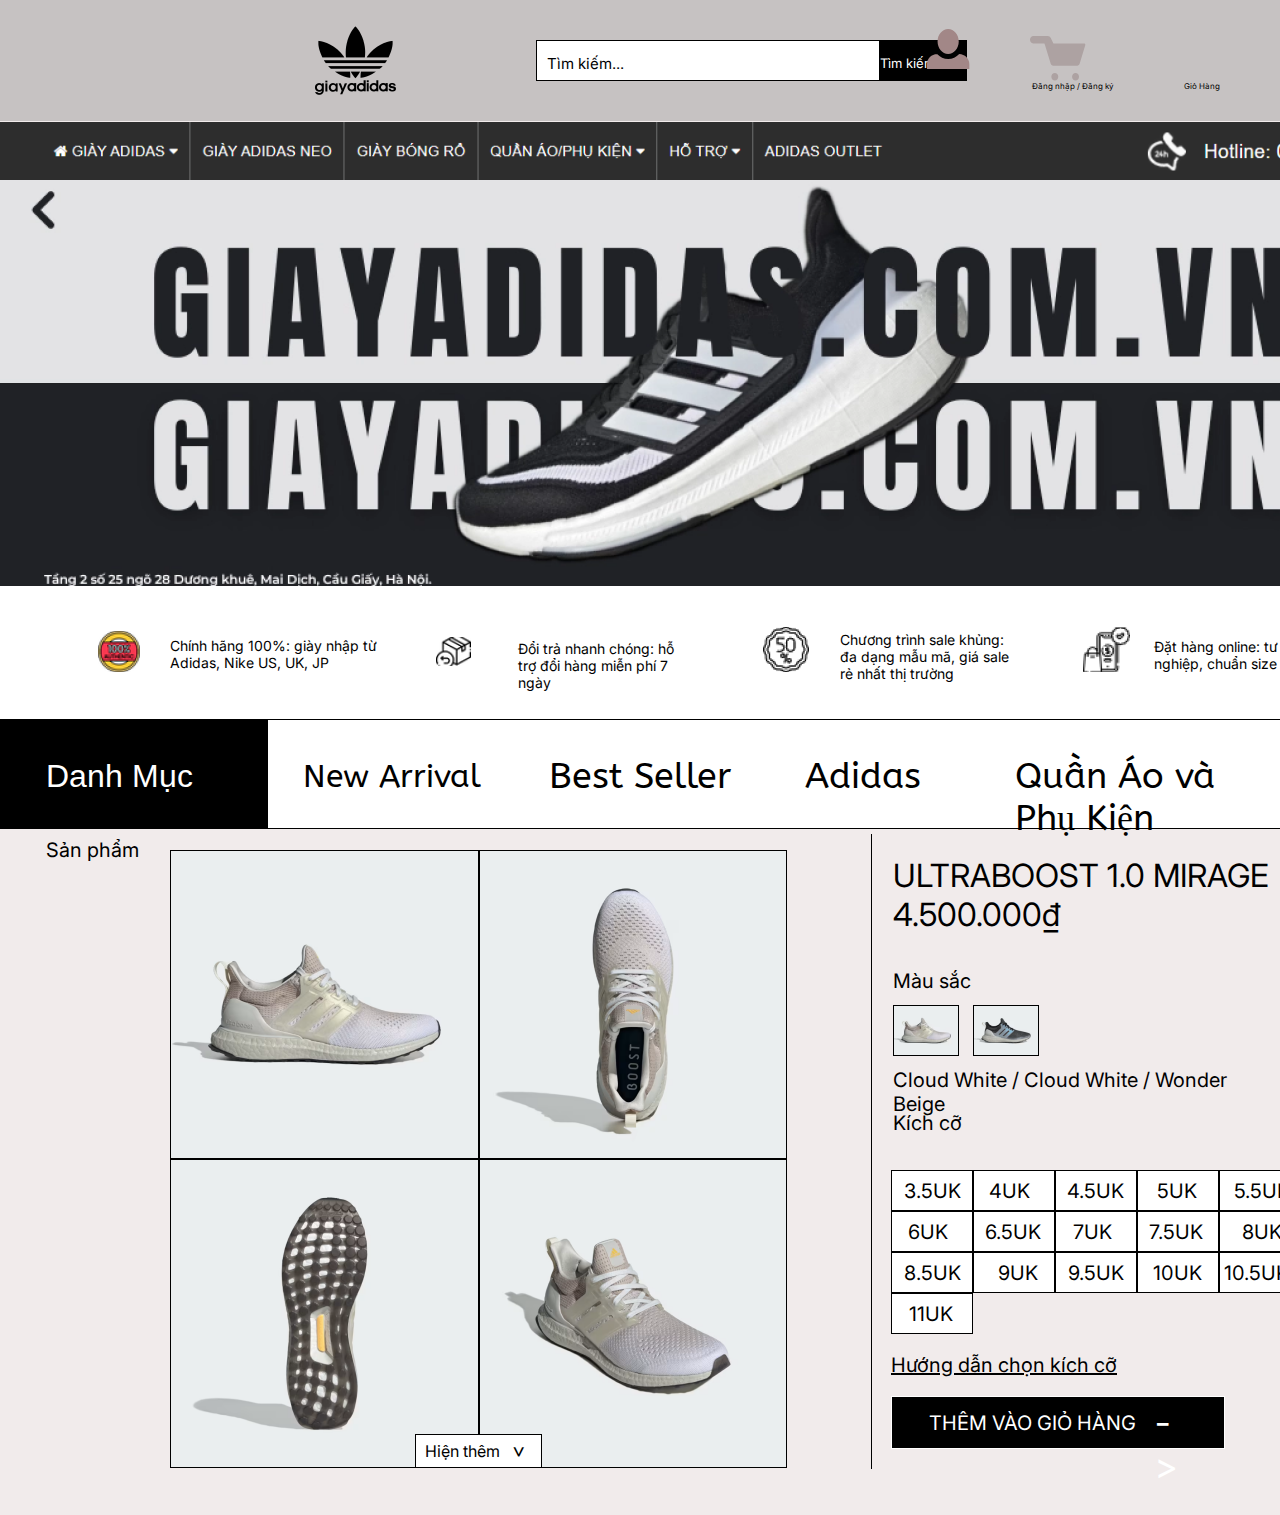
<file: desktop-6.html>
<!DOCTYPE html><html><head><meta charset="utf-8"><meta name="viewport" content="initial-scale=1, width=device-width"><link rel="stylesheet" href="desktop-2.9168e1c2.css"><link rel="stylesheet" href="desktop-6.c23a7f59.css"><link rel="stylesheet" href="https://fonts.googleapis.com/css2?family=Inter:wght@400;700&display=swap"><link rel="stylesheet" href="https://fonts.googleapis.com/css2?family=Arimo:wght@400&display=swap"><link rel="stylesheet" href="https://fonts.googleapis.com/css2?family=ABeeZee:wght@400&display=swap"><link rel="stylesheet" href="https://fonts.googleapis.com/css2?family=Amiko:wght@400&display=swap"><link rel="stylesheet" href="https://fonts.googleapis.com/css2?family=Bakbak One:wght@400&display=swap"><link rel="stylesheet" href="https://fonts.googleapis.com/css2?family=Roboto:wght@400&display=swap"></head><body> <div class="desktop-6"> <div class="desktop-6-child"></div> <img class="logo-2-icon1" alt src="logo-1@2x.95c67056.png" id="logo2Image"> <div class="desktop-6-item"></div> <div class="desktop-6-inner"></div> <div class="tm-kim9">Tìm kiếm</div> <div class="tm-kim10"> <p class="ultraboost-10-mirage">Tìm kiếm...</p> </div> <div class="ng-nhp4">Đăng nhập / Đăng ký</div> <div class="gi-hng5">Giỏ Hàng</div> <img class="icon-cart3" alt src="-icon-cart3.4c88e08f.svg" id="iconCart"> <img class="icon-person3" alt src="-icon-person3.acbe54dd.svg" id="iconPerson"> <img class="image-27-icon" alt src="image-15@2x.e99ba110.png"> <img class="image-28-icon" alt src="image-2@2x.47111060.png"> <div class="desktop-6-child1"></div> <img class="privacy-1-image-2-icon" alt src="privacy-1-image-1@2x.b0660b87.png"> <img class="privacy-2-image-2-icon" alt src="privacy-2-image-1@2x.af535d7f.png"> <div class="danh-mc3">Danh Mục</div> <img class="privacy-3-image-2-icon" alt src="privacy-3-image-1@2x.b55c96f4.png"> <img class="privacy-4-image-2-icon" alt src="privacy-4-image-1@2x.066514c4.png"> <div class="chnh-hng-1002"> Chính hãng 100%: giày nhập từ Adidas, Nike US, UK, JP </div> <div class="i-tr-nhanh2"> Đổi trả nhanh chóng: hỗ trợ đổi hàng miễn phí 7 ngày </div> <div class="chng-trnh-sale2"> Chương trình sale khủng: đa dạng mẫu mã, giá sale rẻ nhất thị trường </div> <div class="t-hng-online2"> Đặt hàng online: tư vấn chuyên nghiệp, chuẩn size </div> <div class="desktop-6-child2"></div> <div class="best-seller2">Best Seller</div> <div class="new-arrival2">New Arrival</div> <div class="desktop-6-child3"></div> <div class="qun-o-v3">Quần Áo và Phụ Kiện</div> <div class="adidas2">Adidas</div> <div class="danh-mc4">Danh Mục</div> <img class="rectangle-icon" alt src="rectangle-96@2x.a0ef1b87.png"> <div class="sn-phm2">Sản phẩm</div> <img class="image-29-icon" alt src="image-29@2x.37978ca0.png"> <img class="image-30-icon" alt src="image-30@2x.8a03edcf.png"> <img class="image-31-icon" alt src="image-31@2x.bc847fe8.png"> <img class="image-32-icon" alt src="image-32@2x.ee4c4e63.png"> <div class="desktop-6-child4"></div> <div class="hin-thm">Hiện thêm</div> <div class="div49">&gt;</div> <div class="desktop-6-child5"></div> <div class="ultraboost-10-mirage-container"> <p class="ultraboost-10-mirage">ULTRABOOST 1.0 MIRAGE</p> <p class="ultraboost-10-mirage">4.500.000₫</p> </div> <div class="mu-sc">Màu sắc</div> <img class="image-33-icon" alt src="image-33@2x.a1801c17.png"> <div class="cloud-white">Cloud White / Cloud White / Wonder Beige</div> <div class="kch-c">Kích cỡ</div> <div class="desktop-6-child6"></div> <div class="desktop-6-child7"></div> <div class="desktop-6-child8"></div> <div class="desktop-6-child9"></div> <div class="desktop-6-child10"></div> <div class="desktop-6-child11"></div> <div class="desktop-6-child12"></div> <div class="desktop-6-child13"></div> <div class="desktop-6-child14"></div> <div class="desktop-6-child15"></div> <div class="desktop-6-child16"></div> <div class="desktop-6-child17"></div> <div class="desktop-6-child18"></div> <div class="desktop-6-child19"></div> <div class="desktop-6-child20"></div> <div class="desktop-6-child21"></div> <div class="uk">3.5UK</div> <div class="uk1">4UK</div> <div class="uk2">4.5UK</div> <div class="uk3">5UK</div> <div class="uk4">5.5UK</div> <div class="uk5">6UK</div> <div class="uk6">7UK</div> <div class="uk7">6.5UK</div> <div class="uk8">7.5UK</div> <div class="uk9">8UK</div> <div class="uk10">8.5UK</div> <div class="uk11">9UK</div> <div class="uk12">9.5UK</div> <div class="uk13">10UK</div> <div class="uk14">10.5UK</div> <div class="uk15">11UK</div> <div class="hng-dn-chn">Hướng dẫn chọn kích cỡ</div> <div class="desktop-6-child22"></div> <div class="thm-vo-gi">THÊM VÀO GIỎ HÀNG</div> <div class="div50">-&gt;</div> </div> <script>var e=document.getElementById("logo2Image");e&&e.addEventListener("click",function(e){window.location.href="./desktop1.html"});var t=document.getElementById("iconCart");t&&t.addEventListener("click",function(e){window.location.href="./desktop-4.html"});var n=document.getElementById("iconPerson");n&&n.addEventListener("click",function(e){window.location.href="./desktop-2.html"});</script> </body></html>
</file>
<file: desktop-2.9168e1c2.css>
body{margin:0;line-height:normal}:root{--font-amiko:Amiko;--font-abeezee:ABeeZee;--font-arimo:Arimo;--font-inter:Inter;--font-roboto:Roboto;--font-bakbak-one:"Bakbak One";--font-size-mini:15px;--font-size-13xl:32px;--font-size-base:16px;--font-size-17xl:36px;--font-size-sm:14px;--font-size-5xs:8px;--font-size-smi:13px;--font-size-xl:20px;--font-size-xs:12px;--color-white:#fff;--color-black:#000;--color-red-100:#ff0505;--color-red:red;--color-dimgray-100:#6d5c5c;--color-gray:#928080;--color-silver:#c6c2c2;--padding-8xl:27px;--br-3xs:10px}
/*# sourceMappingURL=desktop-2.9168e1c2.css.map */
</file>
<file: index.967ee8b3.css>
.logo-1-icon{object-fit:cover;width:143px;height:71px;position:absolute;top:25px;left:284px}.desktop-1-child,.desktop-1-item{background-color:var(--color-white);border:1px solid var(--color-black);box-sizing:border-box;width:344px;height:41px;position:absolute;top:40px;left:536px}.desktop-1-item{background-color:var(--color-black);width:87px;left:880px}.tm-kim,.tm-kim1{font-family:var(--font-inter);display:inline-block;position:absolute}.tm-kim{font-size:var(--font-size-smi);color:var(--color-white);width:83px;height:14px;top:55px;left:880px}.tm-kim1{font-size:var(--font-size-mini);width:150px;height:27px;top:54px;left:547px}.icon-person{width:3.19%;max-width:100%;height:2.42%;max-height:100%;position:absolute;inset:5.27% 24.24% 92.31% 72.57%;overflow:hidden}.ng-nhp{font-size:var(--font-size-5xs);font-family:var(--font-inter);width:118px;height:6px;display:inline-block;position:absolute;top:81px;left:1032px}.icon-cart{width:4.11%;max-width:100%;height:2.69%;max-height:100%;position:absolute;inset:4% 15.19% 93.3% 80.69%;overflow:hidden}.gi-hng{font-size:var(--font-size-5xs);font-family:var(--font-inter);cursor:pointer;width:54px;height:9px;display:inline-block;position:absolute;top:81px;left:1184px}.image-1-icon,.image-2-icon{object-fit:cover;width:1510px;height:58px;position:absolute;top:121px;left:-35px}.image-2-icon{width:1440px;height:406px;top:179px;left:0}.privacy-1-image-1-icon,.privacy-2-image-1-icon{object-fit:cover;width:42px;height:41px;position:absolute;top:631px;left:61px}.privacy-2-image-1-icon{width:35px;height:29px;top:637px;left:399px}.privacy-3-image-1-icon,.privacy-4-image-1-icon{object-fit:cover;width:46px;height:45px;position:absolute;top:627px;left:726px}.privacy-4-image-1-icon{width:47px;left:1046px}.chng-trnh-sale,.chnh-hng-100,.i-tr-nhanh,.t-hng-online{font-size:var(--font-size-sm);font-family:var(--font-inter);width:254px;height:30px;display:inline-block;position:absolute;top:637px;left:133px}.chng-trnh-sale,.i-tr-nhanh,.t-hng-online{width:175px;height:31px;top:640px;left:481px}.chng-trnh-sale,.t-hng-online{width:170px;height:47px;top:631px;left:803px}.t-hng-online{width:217px;height:30px;top:638px;left:1117px}.desktop-1-inner,.rectangle-div{background-color:var(--color-white);width:1440px;height:110px;position:absolute;top:724px;left:0}.rectangle-div{background-color:var(--color-black);width:268px}.danh-mc{font-family:var(--font-arimo);color:var(--color-white);position:absolute;top:760px;left:82px}.adidas,.qun-o-v{font-size:var(--font-size-17xl);top:760px}.qun-o-v{font-family:var(--font-abeezee);position:absolute;left:1015px}.adidas{cursor:pointer;left:805px}.adidas,.best-seller,.new-arrival{font-family:var(--font-abeezee);position:absolute}.best-seller{font-size:var(--font-size-17xl);top:760px;left:549px}.new-arrival{top:763px;left:303px}.vector-icon{width:3.4%;max-width:100%;height:1.44%;max-height:100%;position:absolute;inset:25.66% 95.9% 72.9% .69%;overflow:hidden}.desktop-1-child1{background-color:var(--color-white);width:1440px;height:1209px;position:absolute;top:840px;left:0}.sn-phm-ni{position:absolute;top:861px;left:19px}.desktop-1-child10,.desktop-1-child2,.desktop-1-child4,.desktop-1-child5,.desktop-1-child6,.desktop-1-child7,.desktop-1-child8,.desktop-1-child9{background-color:var(--color-white);border:1px solid var(--color-dimgray-100);box-sizing:border-box;width:297px;height:499px;position:absolute;top:944px;left:46px}.desktop-1-child10,.desktop-1-child4,.desktop-1-child5,.desktop-1-child6,.desktop-1-child7,.desktop-1-child8,.desktop-1-child9{left:1066px}.desktop-1-child10,.desktop-1-child5,.desktop-1-child6,.desktop-1-child7,.desktop-1-child8,.desktop-1-child9{left:726px}.desktop-1-child10,.desktop-1-child6,.desktop-1-child7,.desktop-1-child8,.desktop-1-child9{left:386px}.desktop-1-child10,.desktop-1-child7,.desktop-1-child8,.desktop-1-child9{top:1494px;left:1066px}.desktop-1-child10,.desktop-1-child8,.desktop-1-child9{left:726px}.desktop-1-child10,.desktop-1-child9{left:386px}.desktop-1-child10{left:46px}.image-3-icon,.image-4-icon,.image-5-icon{object-fit:cover;width:272px;height:272px;position:absolute;top:955px;left:58px}.image-4-icon,.image-5-icon{left:398px}.image-5-icon{width:283px;left:733px}.image-10-icon,.image-6-icon,.image-7-icon,.image-8-icon,.image-9-icon{object-fit:cover;width:272px;height:272px;position:absolute;top:955px;left:1079px}.image-10-icon,.image-7-icon,.image-8-icon,.image-9-icon{top:1512px;left:58px}.image-10-icon,.image-8-icon,.image-9-icon{left:398px}.image-10-icon,.image-9-icon{left:738px}.image-10-icon{left:1079px}.giy-sneaker-adidas{margin:0}.giy-sneaker-adidas-container,.giy-sneaker-adidas-container1,.giy-sneaker-nam-container{font-size:var(--font-size-base);position:absolute;top:1796px;left:729px}.giy-sneaker-adidas-container1,.giy-sneaker-nam-container{left:399px}.giy-sneaker-nam-container{color:inherit;text-decoration:underline;left:56px}.giy-sneaker-adidas-container2{font-size:var(--font-size-base);position:absolute;top:1242px;left:1079px}.giy-sneaker-adidas-container3,.giy-sneaker-adidas-container4{font-size:var(--font-size-base);color:inherit;text-decoration:underline;position:absolute;top:1242px;left:738px}.giy-sneaker-adidas-container4{left:398px}.div{color:var(--color-red);position:absolute;top:1348px;left:56px}.div1,.div2,.div3,.div4,.div5,.div6,.div7{color:var(--color-red);position:absolute;top:1886px;left:1078px}.div2,.div3,.div4,.div5,.div6,.div7{left:740px}.div3,.div4,.div5,.div6,.div7{left:398px}.div4,.div5,.div6,.div7{left:58px}.div5,.div6,.div7{top:1348px;left:1079px}.div6,.div7{left:739px}.div7{left:399px}.giy-sneaker-adidas-container5,.giy-sneaker-n-container{font-size:var(--font-size-base);position:absolute;top:1796px;left:1070px}.giy-sneaker-adidas-container5{color:inherit;text-decoration:underline;top:1243px;left:53px}.div8{text-decoration:line-through;position:absolute;top:1391px;left:57px}.div10,.div11,.div12,.div13,.div14,.div15,.div9{text-decoration:line-through;position:absolute;top:1928px;left:1071px}.div10,.div11,.div12,.div13,.div14,.div15{left:738px}.div11,.div12,.div13,.div14,.div15{left:398px}.div12,.div13,.div14,.div15{left:47px}.div13,.div14,.div15{top:1391px;left:1081px}.div14,.div15{left:741px}.div15{left:400px}.line-div{border-top:1px solid var(--color-black);box-sizing:border-box;width:1441px;height:1px;position:absolute;top:2048.5px;left:-.5px}.desktop-1-child11{background-color:var(--color-white);width:1440px;height:686px;position:absolute;top:2049px;left:0}.qun-o-v1{color:inherit;text-decoration:underline;position:absolute;top:2092px;left:20px}.div16{position:absolute;top:1549.6px;left:765.8px}.desktop-1-child12,.desktop-1-child14,.desktop-1-child15,.desktop-1-child16{background-color:var(--color-white);border:1px solid var(--color-dimgray-100);box-sizing:border-box;width:297px;height:499px;position:absolute;top:2178px;left:46px}.desktop-1-child14,.desktop-1-child15,.desktop-1-child16{left:1066px}.desktop-1-child15,.desktop-1-child16{left:726px}.desktop-1-child16{left:386px}.image-11-icon,.image-14-icon{object-fit:cover;width:245px;height:245px;position:absolute;top:2200px;left:72px}.image-14-icon{width:260px;height:260px;top:2193px;left:1085px}.balo-thi-trang-container,.balo-thi-trang-container1,.qun-thi-trang-container,.qun-thi-trang-container1{font-size:var(--font-size-base);color:inherit;text-decoration:underline;position:absolute;top:2496px;left:53px}.balo-thi-trang-container,.balo-thi-trang-container1,.qun-thi-trang-container1{left:390px}.balo-thi-trang-container,.balo-thi-trang-container1{top:2494px;left:734px}.balo-thi-trang-container1{left:1066px}.image-12-icon,.image-13-icon{object-fit:cover;width:251px;height:251px;position:absolute;top:2197px;left:407px}.image-13-icon{width:260px;height:260px;left:747px}.div17,.div18,.div19,.div20{color:var(--color-red);position:absolute;top:2578px;left:52px}.div18,.div19,.div20{left:398px}.div19,.div20{left:732px}.div20{left:1085px}.div21,.div22,.div23,.div24{text-decoration:line-through;position:absolute;top:2621px;left:53px}.div22,.div23,.div24{left:1085px}.div23,.div24{left:732px}.div24{left:399px}.desktop-1-child17{background-color:var(--color-white);border:1px solid var(--color-black);box-sizing:border-box;width:1440px;height:86px;position:absolute;top:2735px;left:0}.desktop-1-child18,.desktop-1-child19{height:29px;position:absolute;top:2764px}.desktop-1-child18{background-color:var(--color-white);border:1px solid var(--color-black);box-sizing:border-box;width:320px;left:806px}.desktop-1-child19{background-color:var(--color-black);width:48px;left:1126px}.email-ca-bn{font-size:var(--font-size-mini);position:absolute;top:2769px;left:817px}.ng-k{color:var(--color-white);font-size:10px;position:absolute;top:2774px;left:1129px}.ng-k-nhn-container{font-size:var(--font-size-mini);position:absolute;top:2762px;left:25px}.icon-cart1,.icon-person1{width:4.32%;max-width:100%;height:.76%;max-height:100%;position:absolute;inset:1.2% 14.85% 98.05% 80.83%;overflow:hidden}.icon-person1{width:3.35%;height:.68%;inset:.94% 24.01% 98.39% 72.64%}.desktop-1{text-align:left;font-size:var(--font-size-13xl);color:var(--color-black);font-family:var(--font-amiko);background-color:#d2c9c9;width:100%;height:2873px;position:relative;overflow:hidden}
/*# sourceMappingURL=index.967ee8b3.css.map */
</file>
<file: desktop-2.af509a7b.css>
.desktop-2-child,.desktop-2-item{background-color:var(--color-white);border:.5px solid var(--color-black);box-sizing:border-box;width:1440px;height:115px;position:absolute;top:0;left:0}.desktop-2-item{border-radius:var(--br-3xs);width:334px;height:41px;top:37px;left:553px}.ng-nhp-ti,.tm-kim3{font-size:var(--font-size-xs);color:var(--color-gray);position:absolute;top:50px;left:573px}.ng-nhp-ti{font-size:var(--font-size-xl);color:var(--color-red);top:155px}.desktop-2-child1,.desktop-2-child2,.desktop-2-inner{background-color:var(--color-white);border:.5px solid var(--color-black);box-sizing:border-box;width:438px;height:60px;position:absolute;top:249px;left:78px}.desktop-2-child1,.desktop-2-child2{left:832px}.desktop-2-child2{top:351px;left:78px}.emails-in-thoi,.nhp-mt-khu{color:var(--color-gray);position:absolute;top:267px;left:91px}.nhp-mt-khu{top:371px}.ng-nhp-vi,.qun-mt-khu{position:absolute;top:425px;left:78px}.ng-nhp-vi{left:369px}.desktop-2-child3{border:1px solid var(--color-black);box-sizing:border-box;background-color:#cb3a3a;width:439px;height:70px;position:absolute;top:477px;left:78px}.ng-nhp1{font-size:var(--font-size-xl);color:var(--color-white);position:absolute;top:500px;left:229px}.bn-qun-mt,.email,.nu-ti-khon{position:absolute;top:211px;left:78px}.bn-qun-mt,.email{left:832px}.email{color:var(--color-gray);top:267px;left:846px}.desktop-2-child4{border-radius:var(--br-3xs);background-color:var(--color-red);width:172px;height:31px;position:absolute;top:320px;left:832px}.ly-li-mt{color:var(--color-white);position:absolute;top:326px;left:857px}.bn-cha-c{position:absolute;top:586px;left:84px}.ng-k1,.trang-ch{cursor:pointer;position:absolute}.ng-k1{color:#ff0606;top:586px;left:385px}.trang-ch{top:50px;left:941px}.gi-hng1,.logo-4-icon,.ti-khon{position:absolute;top:50px;left:1100px}.gi-hng1,.logo-4-icon{left:1256px}.logo-4-icon{object-fit:cover;width:143px;height:71px;top:24px;left:41px}.desktop-2{background-color:var(--color-white);text-align:left;font-size:var(--font-size-base);color:var(--color-black);font-family:var(--font-inter);width:100%;height:1024px;position:relative;overflow:hidden}
/*# sourceMappingURL=desktop-2.af509a7b.css.map */
</file>
<file: desktop-3.1095c956.css>
.desktop-3-child,.desktop-3-item{background-color:var(--color-white);border:.5px solid var(--color-black);box-sizing:border-box;width:1440px;height:115px;position:absolute;top:0;left:0}.desktop-3-item{border-radius:var(--br-3xs);width:334px;height:41px;top:37px;left:553px}.tm-kim4,.trang-ch1{position:absolute;top:50px}.tm-kim4{font-size:var(--font-size-xs);color:var(--color-gray);left:573px}.trang-ch1{cursor:pointer;left:941px}.gi-hng2,.ng-k-ti,.ti-khon1{position:absolute;top:50px;left:1100px}.gi-hng2,.ng-k-ti{left:1256px}.ng-k-ti{font-size:var(--font-size-xl);color:var(--color-red);top:174px;left:635px}.ng-k-ti1,.nu-cha-c{position:absolute;left:87px}.ng-k-ti1{font-size:var(--font-size-xl);top:303px}.nu-cha-c{top:347px}.desktop-3-child1,.desktop-3-child2,.desktop-3-child3,.desktop-3-inner{border-radius:var(--br-3xs);background-color:var(--color-white);border:1px solid var(--color-black);box-sizing:border-box;width:408px;height:50px;position:absolute;top:417px;left:87px}.desktop-3-child1,.desktop-3-child2,.desktop-3-child3{top:495px;left:775px}.desktop-3-child2,.desktop-3-child3{top:417px}.desktop-3-child3{top:495px;left:87px}.email1,.h,.mt-khu,.tn{color:var(--color-gray);position:absolute;top:432px;left:114px}.email1,.mt-khu,.tn{left:805px}.email1,.mt-khu{top:510px;left:114px}.mt-khu{left:805px}.desktop-3-child4{border-radius:var(--br-3xs);background-color:var(--color-red-100);border:1px solid var(--color-black);box-sizing:border-box;width:110px;height:40px;position:absolute;top:588px;left:87px}.ng-k2,.ng-nhp2{position:absolute;top:598px}.ng-k2{color:var(--color-white);left:111px}.ng-nhp2{cursor:pointer;left:238px}.desktop-3-child5{border-top:1px solid var(--color-black);box-sizing:border-box;width:83px;height:1px;position:absolute;top:616.5px;left:237.5px}.logo-3-icon{object-fit:cover;width:143px;height:71px;position:absolute;top:24px;left:39px}.desktop-3{background-color:var(--color-white);text-align:left;font-size:var(--font-size-base);color:var(--color-black);font-family:var(--font-inter);width:100%;height:1024px;position:relative;overflow:hidden}
/*# sourceMappingURL=desktop-3.1095c956.css.map */
</file>
<file: desktop-4.c41660c0.css>
.desktop-4-child,.desktop-4-item{background-color:var(--color-white);border:.5px solid var(--color-black);box-sizing:border-box;width:1440px;height:115px;position:absolute;top:0;left:0}.desktop-4-item{border-radius:var(--br-3xs);width:334px;height:41px;top:37px;left:553px}.tm-kim5{font-size:var(--font-size-xs);color:var(--color-gray);position:absolute;top:50px;left:573px}.gi-hng3,.ti-khon2,.trang-ch2{font-size:var(--font-size-base);position:absolute;top:50px;left:941px}.gi-hng3,.ti-khon2{left:1100px}.gi-hng3{left:1256px}.desktop-4-inner{background-color:var(--color-white);border:1px solid var(--color-black);box-sizing:border-box;width:1440px;height:78px;position:absolute;top:128px;left:0}.sn-phm{position:absolute;top:155px;left:91px}.n-gi,.s-lng,.s-tin,.thao-tc{position:absolute;top:155px;left:776px}.s-lng,.s-tin,.thao-tc{left:963px}.s-tin,.thao-tc{left:1140px}.thao-tc{left:1290px}.desktop-4-child1{background-color:var(--color-white);border:1px solid var(--color-black);box-sizing:border-box;width:1440px;height:477px;position:absolute;top:202px;left:0}.vn-11134207-7r98o-lsofpvbddh38-icon{object-fit:cover;width:158px;height:158px;position:absolute;top:412px;left:33px}.giy-adidas-samba{margin:0}.giy-adidas-samba-container{position:absolute;top:265px;left:213px}.div25,.div26,.xa{position:absolute;top:296px;left:808px}.div26,.xa{left:1137px}.xa{font-size:var(--font-size-base);top:277px;left:1309px}.desktop-4-child2,.desktop-4-child3,.desktop-4-child4{background-color:var(--color-white);border:.5px solid var(--color-black);box-sizing:border-box;width:33px;height:31px;position:absolute;top:292px;left:939px}.desktop-4-child3,.desktop-4-child4{width:58px;left:972px}.desktop-4-child4{width:33px;left:1030px}.div27,.div28,.div29{position:absolute;top:296px;left:951px}.div28,.div29{left:996px}.div29{top:272px;left:1040px}.tng-t{white-space:pre-wrap;margin:0}.tm-sn-phm-container{font-size:var(--font-size-base);color:var(--color-red);position:absolute;top:299px;left:1271px}.div30{text-decoration:line-through;position:absolute;top:295px;left:689px}.span{color:var(--color-red)}.thanh-ton-sn-container{position:absolute;top:432px;left:963px}.desktop-4-child5{border-radius:var(--br-3xs);background-color:var(--color-red-100);width:105px;height:34px;position:absolute;top:427px;left:1290px}.mua-ngay{color:var(--color-white);position:absolute;top:430px;left:1296px}.logo-2-icon{object-fit:cover;cursor:pointer;width:143px;height:71px;position:absolute;top:24px;left:67px}.desktop-4{text-align:left;font-size:var(--font-size-xl);color:var(--color-black);font-family:var(--font-inter);background-color:#fff7f7;width:100%;height:718px;position:relative;overflow:hidden}
/*# sourceMappingURL=desktop-4.c41660c0.css.map */
</file>
<file: desktop-5.095dfbe8.css>
.desktop-5-child{background-color:var(--color-silver);width:1440px;height:121px;position:absolute;top:0;left:0}.logo-1-icon1{object-fit:cover;cursor:pointer;width:143px;height:71px;position:absolute;top:25px;left:284px}.desktop-5-inner,.desktop-5-item{background-color:var(--color-white);border:1px solid var(--color-black);box-sizing:border-box;width:344px;height:41px;position:absolute;top:40px;left:536px}.desktop-5-inner{background-color:var(--color-black);width:87px;left:880px}.gi-hng4,.ng-nhp3,.tm-kim6,.tm-kim7{display:inline-block;position:absolute}.tm-kim6{font-size:var(--font-size-smi);color:var(--color-white);width:83px;height:14px;top:55px;left:880px}.gi-hng4,.ng-nhp3,.tm-kim7{font-size:var(--font-size-mini);width:150px;height:27px;top:54px;left:547px}.gi-hng4,.ng-nhp3{font-size:var(--font-size-5xs);width:118px;height:6px;top:81px;left:1032px}.gi-hng4{width:54px;height:9px;left:1184px}.icon-cart2,.icon-person2{width:4.32%;max-width:100%;height:.81%;max-height:100%;position:absolute;inset:1.29% 14.85% 97.89% 80.83%;overflow:hidden}.icon-person2{width:3.35%;height:.73%;inset:1.01% 24.01% 98.26% 72.64%}.image-1-icon1{object-fit:cover;height:58px;top:122px}.desktop-5-child1,.image-1-icon1,.image-2-icon1{width:1440px;position:absolute;left:0}.image-2-icon1{object-fit:cover;height:406px;top:180px}.desktop-5-child1{background-color:var(--color-white);height:133px;top:586px}.privacy-1-image-1-icon1,.privacy-2-image-1-icon1{object-fit:cover;width:42px;height:41px;position:absolute;top:631px;left:98px}.privacy-2-image-1-icon1{width:35px;height:29px;top:637px;left:436px}.danh-mc1{font-family:var(--font-arimo);color:var(--color-white);position:absolute;top:755px;left:82px}.privacy-3-image-1-icon1,.privacy-4-image-1-icon1{object-fit:cover;width:46px;height:45px;position:absolute;top:627px;left:763px}.privacy-4-image-1-icon1{width:47px;left:1083px}.chng-trnh-sale1,.chnh-hng-1001,.i-tr-nhanh1,.t-hng-online1{font-size:var(--font-size-sm);width:254px;height:30px;display:inline-block;position:absolute;top:637px;left:170px}.chng-trnh-sale1,.i-tr-nhanh1,.t-hng-online1{width:175px;height:31px;top:640px;left:518px}.chng-trnh-sale1,.t-hng-online1{width:170px;height:47px;top:631px;left:840px}.t-hng-online1{width:217px;height:30px;top:638px;left:1154px}.desktop-5-child2{background-color:var(--color-white);border:1px solid var(--color-black);box-sizing:border-box;width:1440px;height:110px;position:absolute;top:719px;left:0}.best-seller1,.new-arrival1{font-family:var(--font-abeezee);position:absolute}.best-seller1{font-size:var(--font-size-17xl);top:755px;left:549px}.new-arrival1{top:758px;left:303px}.desktop-5-child3{background-color:var(--color-black);width:268px;height:110px;position:absolute;top:719px;left:0}.adidas1,.qun-o-v2{font-size:var(--font-size-17xl);font-family:var(--font-abeezee);position:absolute;top:755px;left:1015px}.adidas1{left:805px}.danh-mc2{font-family:var(--font-arimo);color:var(--color-white);position:absolute;top:758px;left:46px}.desktop-5-child4{background-color:var(--color-white);border:1px solid var(--color-black);box-sizing:border-box;width:1440px;height:2283px;position:absolute;top:789px;left:-7px}.tr-v{font-size:var(--font-size-xl);font-family:var(--font-arimo);position:absolute;top:858px;left:48px}.nam-giy-new-arrivals{font-family:var(--font-bakbak-one);position:absolute;top:901px;left:48px}.desktop-5-child5,.desktop-5-child6{background-color:var(--color-white);border:1px solid var(--color-black);box-sizing:border-box;width:302px;height:592px;position:absolute;top:966px;left:37px}.desktop-5-child6{top:1633px}.div31{font-size:var(--font-size-base);position:absolute;top:1307px;left:1124px}.desktop-5-child7,.desktop-5-child8{background-color:var(--color-white);border:1px solid var(--color-black);box-sizing:border-box;width:302px;height:592px;position:absolute;top:2471px;left:37px}.desktop-5-child8{left:748px}.desktop-5-child10,.desktop-5-child11,.desktop-5-child12,.desktop-5-child13,.desktop-5-child14,.desktop-5-child15,.desktop-5-child16,.desktop-5-child9{background-color:var(--color-white);border:1px solid var(--color-black);box-sizing:border-box;width:302px;height:592px;position:absolute;top:2471px;left:1099px}.desktop-5-child10,.desktop-5-child11,.desktop-5-child12,.desktop-5-child13,.desktop-5-child14,.desktop-5-child15,.desktop-5-child16{left:391px}.desktop-5-child11,.desktop-5-child12,.desktop-5-child13,.desktop-5-child14,.desktop-5-child15,.desktop-5-child16{top:1633px;left:1099px}.desktop-5-child12,.desktop-5-child13,.desktop-5-child14,.desktop-5-child15,.desktop-5-child16{left:745px}.desktop-5-child13,.desktop-5-child14,.desktop-5-child15,.desktop-5-child16{left:391px}.desktop-5-child14,.desktop-5-child15,.desktop-5-child16{top:966px;left:1099px}.desktop-5-child15,.desktop-5-child16{left:745px}.desktop-5-child16{top:963px;left:391px}.image-16-icon,.image-17-icon,.image-18-icon{object-fit:cover;width:274px;height:352px;position:absolute;top:983px;left:405px}.image-17-icon,.image-18-icon{left:759px}.image-18-icon{left:1113px}.image-19-icon,.image-20-icon,.image-21-icon,.image-22-icon,.image-26-icon{object-fit:cover;width:274px;height:352px;position:absolute;top:1649px;left:51px}.image-20-icon,.image-21-icon,.image-22-icon,.image-26-icon{left:405px}.image-21-icon,.image-22-icon,.image-26-icon{top:2485px;left:1113px}.image-21-icon,.image-22-icon{top:1649px;left:759px}.image-22-icon{left:1113px}.page{font-family:var(--font-bakbak-one);position:absolute;top:2296px;left:569px}.desktop-5-child17,.desktop-5-child18,.desktop-5-child19,.ellipse-div{background-color:var(--color-red);border:1px solid var(--color-black);box-sizing:border-box;border-radius:50%;width:57px;height:57px;position:absolute;top:2290px;left:691px}.desktop-5-child17,.desktop-5-child18,.desktop-5-child19{background-color:var(--color-white);left:759px}.desktop-5-child18,.desktop-5-child19{left:827px}.desktop-5-child19{left:895px}.div33,.div34,.div35,.div36,.sn-phm-xem{font-family:var(--font-bakbak-one);position:absolute;top:2296px}.div33{color:var(--color-white);left:713px}.div34,.div35,.div36,.sn-phm-xem{left:779px}.div35,.div36,.sn-phm-xem{left:847px}.div36,.sn-phm-xem{left:916px}.sn-phm-xem{font-family:var(--font-roboto);top:2390px;left:37px}.image-23-icon{object-fit:cover;width:274px;height:352px;position:absolute;top:2485px;left:51px}.image-24-icon{top:2485px;left:405px}.image-15-icon,.image-24-icon,.image-25-icon{object-fit:cover;width:274px;height:352px;position:absolute}.image-25-icon{cursor:pointer;top:2485px;left:759px}.image-15-icon{top:981px;left:52px}.desktop-5-child20{background-color:var(--color-white);border:1px solid var(--color-black);box-sizing:border-box;width:120px;height:33px;position:absolute;top:1302px;left:52px}.text{font-size:var(--font-size-xs);position:absolute;top:1326px;left:69px}.desktop-5-child21,.desktop-5-child22,.desktop-5-child23{background-color:var(--color-white);border:1px solid var(--color-black);box-sizing:border-box;width:120px;height:33px;position:absolute;top:2804px;left:1113px}.desktop-5-child22,.desktop-5-child23{left:760px}.desktop-5-child23{left:406px}.desktop-5-child24,.desktop-5-child25,.desktop-5-child26,.desktop-5-child27,.desktop-5-child28,.desktop-5-child29,.desktop-5-child30,.desktop-5-child31{background-color:var(--color-white);border:1px solid var(--color-black);box-sizing:border-box;width:120px;height:33px;position:absolute;top:2804px;left:52px}.desktop-5-child25,.desktop-5-child26,.desktop-5-child27,.desktop-5-child28,.desktop-5-child29,.desktop-5-child30,.desktop-5-child31{top:1968px;left:1113px}.desktop-5-child26,.desktop-5-child27,.desktop-5-child28,.desktop-5-child29,.desktop-5-child30,.desktop-5-child31{left:758px}.desktop-5-child27,.desktop-5-child28,.desktop-5-child29,.desktop-5-child30,.desktop-5-child31{left:405px}.desktop-5-child28,.desktop-5-child29,.desktop-5-child30,.desktop-5-child31{left:52px}.desktop-5-child29,.desktop-5-child30,.desktop-5-child31{top:1300px;left:1112px}.desktop-5-child30,.desktop-5-child31{left:758px}.desktop-5-child31{left:405px}.div37,.div38,.div39,.div40,.div41,.div42,.div43{font-size:var(--font-size-xl);position:absolute;top:1307px;left:410px}.div38,.div39,.div40,.div41,.div42,.div43{left:764px}.div39,.div40,.div41,.div42,.div43{left:57px}.div40,.div41,.div42,.div43{left:1118px}.div41,.div42,.div43{top:2813px;left:57px}.div42,.div43{left:411px}.div43{font-size:var(--font-size-base);top:2815px;left:777px}.div44,.div45,.div46,.div47,.div48{font-size:var(--font-size-xl);position:absolute;top:1975px;left:57px}.div45,.div46,.div47,.div48{top:1973px;left:411px}.div46,.div47,.div48{top:1975px;left:765px}.div47,.div48{left:1123px}.div48{font-size:var(--font-size-base);top:2815px;left:1131px}.nam-originals{margin:0}.nam-originals-container{position:absolute;top:1358px;left:401px}.handball-spezial-2500000-container{width:263px;display:inline-block;position:absolute;top:1358px;left:60px}.nam-originals1,.nam-originals2{display:inline-block;position:absolute;top:1366px}.nam-originals1{white-space:pre-wrap;width:275px;left:761px}.nam-originals2{width:303px;left:1114px}.nam-originals-container1,.nam-originals3{display:inline-block;position:absolute;top:2018px}.nam-originals3{white-space:pre-wrap;width:281px;height:101px;left:55px}.nam-originals-container1{width:285px;left:755px}.nam-originals5,.nam-sportswear,.originals-superstar-xlg{width:276px;display:inline-block;position:absolute;top:2018px;left:401px}.nam-sportswear,.originals-superstar-xlg{width:225px;left:1119px}.nam-sportswear{white-space:pre-wrap;width:282px;top:2870px;left:44px}.nam-originals6,.nam-sportswear1,.sportswear-ultraboost-10-container{width:274px;display:inline-block;position:absolute;top:2870px;left:399px}.nam-originals6,.nam-sportswear1{white-space:pre-wrap;width:296px;left:746px}.nam-originals6{width:272px;left:1107px}.desktop-5-child32{background-color:#f5e134;width:1433px;height:95px;position:absolute;top:3072px;left:0}.desktop-5-child33,.desktop-5-child34{width:338px;height:59px;position:absolute}.desktop-5-child33{background-color:#dbc9c9;top:3105px;left:920px}.desktop-5-child34{background-color:var(--color-black);top:3090px;left:905px}.ng-k-min,.tr-thnh-hi{position:absolute;top:3101px}.tr-thnh-hi{font-size:var(--font-size-17xl);left:43px}.ng-k-min{color:var(--color-white);left:912px}.giy{margin-bottom:0}.sn-phm-giy-qun-o-ph-kin{font-family:inherit;font-size:inherit;padding-left:var(--padding-8xl);margin:0}.sn-phm-giy-container,.th-thao-chy-container{font-size:var(--font-size-xl);position:absolute;top:3191px;left:0}.th-thao-chy-container{left:255px}.b-su-tp-container,.h-tr-tr-container,.thng-tin-v-container{font-size:var(--font-size-xl);position:absolute;top:3191px;left:448px}.h-tr-tr-container,.thng-tin-v-container{left:776px}.h-tr-tr-container{left:1083px}.image-34-icon,.theo-di-chng{position:absolute;top:3503px;left:0}.image-34-icon{object-fit:cover;width:25px;height:25px;top:3557px;left:11px}.image-35-icon,.image-36-icon,.image-37-icon,.image-38-icon,.image-39-icon{object-fit:cover;width:25px;height:25px;position:absolute;top:3557px;left:48px}.image-36-icon,.image-37-icon,.image-38-icon,.image-39-icon{left:84px}.image-37-icon,.image-38-icon,.image-39-icon{top:3597px;left:11px}.image-38-icon,.image-39-icon{left:48px}.image-39-icon{left:84px}.desktop-5{text-align:left;font-size:var(--font-size-13xl);color:var(--color-black);font-family:var(--font-inter);background-color:#fef8f8;width:100%;height:3694px;position:relative;overflow:hidden}
/*# sourceMappingURL=desktop-5.095dfbe8.css.map */
</file>
<file: desktop-6.c23a7f59.css>
.desktop-6-child{background-color:var(--color-silver);width:1440px;height:121px;position:absolute;top:0;left:0}.logo-2-icon1{object-fit:cover;cursor:pointer;width:143px;height:71px;position:absolute;top:25px;left:284px}.desktop-6-inner,.desktop-6-item{background-color:var(--color-white);border:1px solid var(--color-black);box-sizing:border-box;width:344px;height:41px;position:absolute;top:40px;left:536px}.desktop-6-inner{background-color:var(--color-black);width:87px;left:880px}.gi-hng5,.ng-nhp4,.tm-kim10,.tm-kim9{display:inline-block;position:absolute}.tm-kim9{font-size:var(--font-size-smi);color:var(--color-white);width:83px;height:14px;top:55px;left:880px}.gi-hng5,.ng-nhp4,.tm-kim10{font-size:var(--font-size-mini);width:150px;height:27px;top:54px;left:547px}.gi-hng5,.ng-nhp4{font-size:var(--font-size-5xs);width:118px;height:6px;top:81px;left:1032px}.gi-hng5{width:54px;height:9px;left:1184px}.icon-cart3,.icon-person3{cursor:pointer;width:4.32%;max-width:100%;height:2.94%;max-height:100%;position:absolute;inset:2.38% 15.19% 94.69% 80.49%;overflow:hidden}.icon-person3{width:3.35%;height:2.63%;inset:1.91% 24.22% 95.45% 72.43%}.image-27-icon{object-fit:cover;height:58px;top:122px}.desktop-6-child1,.image-27-icon,.image-28-icon{width:1440px;position:absolute;left:0}.image-28-icon{object-fit:cover;height:406px;top:180px}.desktop-6-child1{background-color:var(--color-white);height:133px;top:586px}.privacy-1-image-2-icon,.privacy-2-image-2-icon{object-fit:cover;width:42px;height:41px;position:absolute;top:631px;left:98px}.privacy-2-image-2-icon{width:35px;height:29px;top:637px;left:436px}.danh-mc3{font-size:var(--font-size-13xl);font-family:var(--font-arimo);color:var(--color-white);position:absolute;top:755px;left:82px}.privacy-3-image-2-icon,.privacy-4-image-2-icon{object-fit:cover;width:46px;height:45px;position:absolute;top:627px;left:763px}.privacy-4-image-2-icon{width:47px;left:1083px}.chng-trnh-sale2,.chnh-hng-1002,.i-tr-nhanh2,.t-hng-online2{font-size:var(--font-size-sm);width:254px;height:30px;display:inline-block;position:absolute;top:637px;left:170px}.chng-trnh-sale2,.i-tr-nhanh2,.t-hng-online2{width:175px;height:31px;top:640px;left:518px}.chng-trnh-sale2,.t-hng-online2{width:170px;height:47px;top:631px;left:840px}.t-hng-online2{width:217px;height:30px;top:638px;left:1154px}.desktop-6-child2{background-color:var(--color-white);border:1px solid var(--color-black);box-sizing:border-box;width:1440px;height:110px;position:absolute;top:719px;left:0}.best-seller2,.new-arrival2{font-size:var(--font-size-17xl);font-family:var(--font-abeezee);position:absolute;top:755px;left:549px}.new-arrival2{font-size:var(--font-size-13xl);top:758px;left:303px}.desktop-6-child3{background-color:var(--color-black);width:268px;height:110px;position:absolute;top:719px;left:0}.adidas2,.danh-mc4,.qun-o-v3{font-size:var(--font-size-17xl);font-family:var(--font-abeezee);position:absolute;top:755px;left:1015px}.adidas2,.danh-mc4{left:805px}.danh-mc4{font-size:var(--font-size-13xl);font-family:var(--font-arimo);color:var(--color-white);top:758px;left:46px}.rectangle-icon{object-fit:cover;width:66px;height:51px;position:absolute;top:1005px;left:893px}.sn-phm2{position:absolute;top:838px;left:46px}.image-29-icon,.image-30-icon,.image-31-icon,.image-32-icon{object-fit:cover;width:309px;height:309px;position:absolute;top:850px;left:170px}.image-30-icon,.image-31-icon,.image-32-icon{width:308px;left:479px}.image-31-icon,.image-32-icon{width:309px;top:1159px;left:170px}.image-32-icon{width:308px;left:479px}.desktop-6-child4{background-color:var(--color-white);border:1px solid var(--color-black);box-sizing:border-box;width:127px;height:34px;position:absolute;top:1434px;left:415px}.div49,.hin-thm{display:inline-block;position:absolute}.hin-thm{font-size:var(--font-size-base);width:81px;height:20px;top:1441px;left:425px}.div49{transform-origin:0 0;width:12px;height:21px;top:1445px;left:532px;transform:rotate(90deg)}.desktop-6-child5{border-right:1px solid var(--color-black);box-sizing:border-box;width:1px;height:635px;position:absolute;top:833.5px;left:870.5px}.ultraboost-10-mirage{margin:0}.ultraboost-10-mirage-container{font-size:var(--font-size-13xl);position:absolute;top:856px;left:893px}.image-33-icon,.mu-sc{position:absolute;top:969px;left:893px}.image-33-icon{object-fit:cover;width:66px;height:51px;top:1005px;left:973px}.cloud-white,.kch-c{position:absolute;top:1068px;left:893px}.kch-c{top:1111px}.desktop-6-child10,.desktop-6-child11,.desktop-6-child12,.desktop-6-child13,.desktop-6-child6,.desktop-6-child7,.desktop-6-child8,.desktop-6-child9{background-color:var(--color-white);border:1px solid var(--color-black);box-sizing:border-box;width:82px;height:41px;position:absolute;top:1170px;left:891px}.desktop-6-child10,.desktop-6-child11,.desktop-6-child12,.desktop-6-child13,.desktop-6-child7,.desktop-6-child8,.desktop-6-child9{left:1137px}.desktop-6-child10,.desktop-6-child11,.desktop-6-child12,.desktop-6-child13,.desktop-6-child8,.desktop-6-child9{left:1219px}.desktop-6-child10,.desktop-6-child11,.desktop-6-child12,.desktop-6-child13,.desktop-6-child9{left:1055px}.desktop-6-child10,.desktop-6-child11,.desktop-6-child12,.desktop-6-child13{left:973px}.desktop-6-child11,.desktop-6-child12,.desktop-6-child13{top:1211px;left:891px}.desktop-6-child12,.desktop-6-child13{left:1137px}.desktop-6-child13{left:1219px}.desktop-6-child14,.desktop-6-child15,.desktop-6-child16,.desktop-6-child17,.desktop-6-child18,.desktop-6-child19,.desktop-6-child20,.desktop-6-child21{background-color:var(--color-white);border:1px solid var(--color-black);box-sizing:border-box;width:82px;height:41px;position:absolute;top:1211px;left:1055px}.desktop-6-child15,.desktop-6-child16,.desktop-6-child17,.desktop-6-child18,.desktop-6-child19,.desktop-6-child20,.desktop-6-child21{left:973px}.desktop-6-child16,.desktop-6-child17,.desktop-6-child18,.desktop-6-child19,.desktop-6-child20,.desktop-6-child21{top:1252px;left:891px}.desktop-6-child17,.desktop-6-child18,.desktop-6-child19,.desktop-6-child20,.desktop-6-child21{top:1293px}.desktop-6-child18,.desktop-6-child19,.desktop-6-child20,.desktop-6-child21{top:1252px;left:1137px}.desktop-6-child19,.desktop-6-child20,.desktop-6-child21{left:1219px}.desktop-6-child20,.desktop-6-child21{left:1055px}.desktop-6-child21{left:973px}.uk,.uk1,.uk2,.uk3,.uk4{position:absolute;top:1179px;left:904px}.uk1,.uk2,.uk3,.uk4{left:989px}.uk2,.uk3,.uk4{left:1067px}.uk3,.uk4{left:1157px}.uk4{left:1234px}.uk5,.uk6,.uk7,.uk8,.uk9{position:absolute;top:1220px;left:908px}.uk6,.uk7,.uk8,.uk9{left:1073px}.uk7,.uk8,.uk9{left:985px}.uk8,.uk9{left:1149px}.uk9{left:1242px}.uk10,.uk11,.uk12,.uk13,.uk14{position:absolute;top:1261px;left:904px}.uk11,.uk12,.uk13,.uk14{left:998px}.uk12,.uk13,.uk14{left:1068px}.uk13,.uk14{left:1153px}.uk14{left:1224px}.hng-dn-chn,.uk15{position:absolute;top:1302px;left:909px}.hng-dn-chn{text-decoration:underline;top:1353px;left:891px}.desktop-6-child22{background-color:var(--color-black);border:1px solid var(--color-white);box-sizing:border-box;width:334px;height:53px;position:absolute;top:1396px;left:891px}.div50,.thm-vo-gi{color:var(--color-white);position:absolute;top:1411px;left:929px}.div50{font-size:var(--font-size-17xl);width:22px;height:5px;display:inline-block;top:1400px;left:1155px}.desktop-6{text-align:left;font-size:var(--font-size-xl);color:var(--color-black);font-family:var(--font-inter);background-color:#f1ebeb;width:100%;height:1515px;position:relative;overflow:hidden}
/*# sourceMappingURL=desktop-6.c23a7f59.css.map */
</file>
